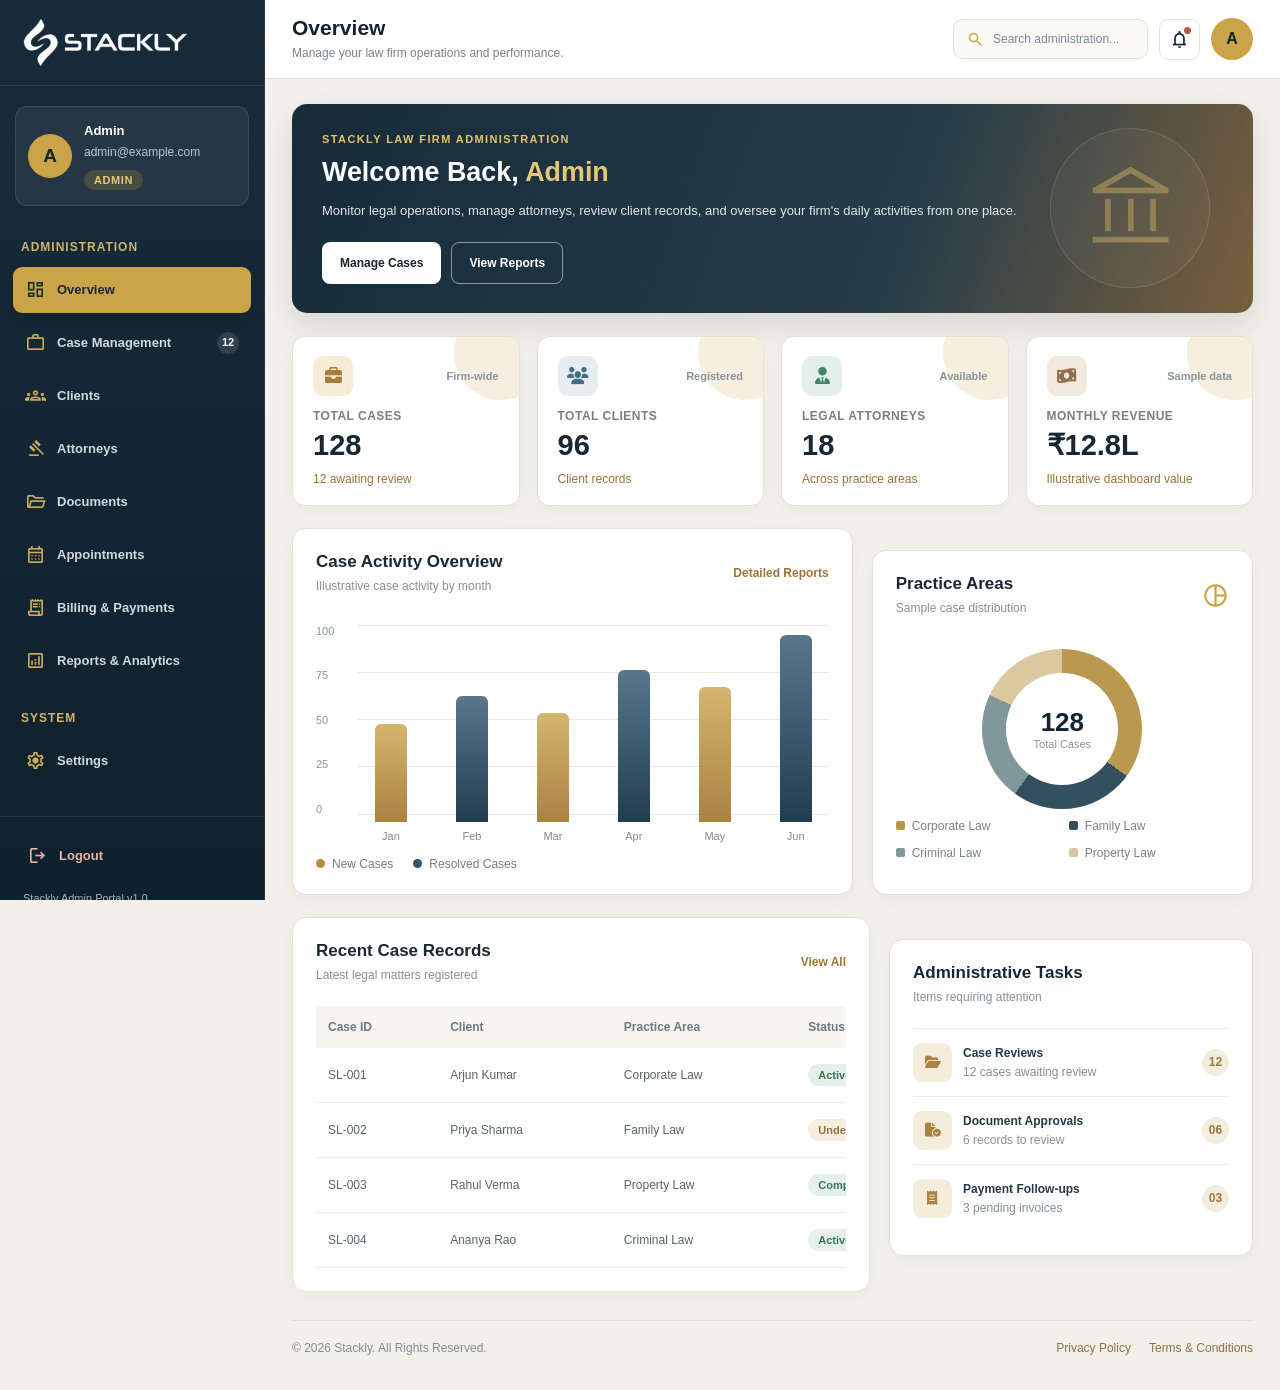
<file: admin-dashboard.html>
<!DOCTYPE html>
<html lang="en">

<head>

    <meta charset="UTF-8">
    <meta name="viewport" content="width=device-width, initial-scale=1.0">

    <title>Stackly | Admin Dashboard</title>

    <!-- CSS -->
    <link rel="stylesheet" href="css/style.css">
    <link rel="stylesheet" href="css/admin-dashboard.css">

    <!-- MATERIAL SYMBOLS -->
    <link rel="stylesheet"
        href="https://fonts.googleapis.com/css2?family=Material+Symbols+Outlined">

    <!-- FONT AWESOME -->
    <link rel="stylesheet"
        href="https://cdnjs.cloudflare.com/ajax/libs/font-awesome/6.7.2/css/all.min.css">

</head>

<body class="stackly-admin-body">

<div class="ad-dashboard">


    <!-- MOBILE SIDEBAR OVERLAY -->
    <div class="ad-sidebar-overlay" id="adSidebarOverlay"></div>


    <!-- ======================================
         ADMIN SIDEBAR
    ======================================= -->

    <aside class="ad-sidebar" id="adSidebar">

        <!-- STACKLY IMAGE LOGO -->
        <a href="#overview" class="ad-brand">

            <img
                src="assets/logo 4.webp"
                alt="Stackly Logo"
                class="ad-brand-logo"
            >

        </a>


        <!-- ADMIN PROFILE -->
        <div class="ad-profile">

            <div class="ad-avatar" data-admin-initial>A</div>

            <div class="ad-profile-info">

                <h3 data-admin-name>Admin Account</h3>

                <p data-admin-email>admin@example.com</p>

                <span class="ad-role-badge">ADMIN</span>

            </div>

        </div>


        <!-- SIDEBAR NAVIGATION -->
        <nav class="ad-navigation">

            <div class="ad-nav-heading">
                ADMINISTRATION
            </div>


            <a href="#overview"
               class="ad-nav-link active"
               data-page="overview">

                <span class="material-symbols-outlined">dashboard</span>
                <span>Overview</span>

            </a>


            <a href="#cases"
               class="ad-nav-link"
               data-page="cases">

                <span class="material-symbols-outlined">work</span>
                <span>Case Management</span>

                <span class="ad-nav-count">12</span>

            </a>


            <a href="#clients"
               class="ad-nav-link"
               data-page="clients">

                <span class="material-symbols-outlined">groups</span>
                <span>Clients</span>

            </a>


            <a href="#attorneys"
               class="ad-nav-link"
               data-page="attorneys">

                <span class="material-symbols-outlined">gavel</span>
                <span>Attorneys</span>

            </a>


            <a href="#documents"
               class="ad-nav-link"
               data-page="documents">

                <span class="material-symbols-outlined">folder_open</span>
                <span>Documents</span>

            </a>


            <a href="#appointments"
               class="ad-nav-link"
               data-page="appointments">

                <span class="material-symbols-outlined">calendar_month</span>
                <span>Appointments</span>

            </a>


            <a href="#billing"
               class="ad-nav-link"
               data-page="billing">

                <span class="material-symbols-outlined">receipt_long</span>
                <span>Billing &amp; Payments</span>

            </a>


            <a href="#reports"
               class="ad-nav-link"
               data-page="reports">

                <span class="material-symbols-outlined">analytics</span>
                <span>Reports &amp; Analytics</span>

            </a>


            <div class="ad-nav-heading ad-nav-heading-second">
                SYSTEM
            </div>


            <a href="#settings"
               class="ad-nav-link"
               data-page="settings">

                <span class="material-symbols-outlined">settings</span>
                <span>Settings</span>

            </a>

        </nav>


        <!-- SIDEBAR BOTTOM -->
        <div class="ad-sidebar-bottom">

            <a href="login.html" class="ad-logout-link">

                <span class="material-symbols-outlined">logout</span>
                <span>Logout</span>

            </a>

            <p>Stackly Admin Portal v1.0</p>

        </div>

    </aside>



    <!-- ======================================
         MAIN ADMIN AREA
    ======================================= -->

    <main class="ad-main">


        <!-- HEADER -->
        <header class="ad-header">


            <div class="ad-header-left">

                <!-- MOBILE MENU -->
                <button
                    type="button"
                    class="ad-menu-toggle"
                    id="adMenuToggle"
                    aria-label="Open navigation menu"
                    aria-expanded="false"
                >

                    <span class="material-symbols-outlined">menu</span>

                </button>


                <div class="ad-header-title">

                    <h1 id="adHeaderTitle">Overview</h1>

                    <p id="adHeaderSubtitle">
                        Manage your law firm operations.
                    </p>

                </div>

            </div>



            <!-- HEADER ACTIONS -->
            <div class="ad-header-actions">


                <!-- SEARCH -->
                <a href="404.html"
                   class="ad-search-link"
                   aria-label="Search">

                    <span class="material-symbols-outlined">search</span>

                    <span>Search administration...</span>

                </a>


                <!-- NOTIFICATIONS -->
                <a href="404.html"
                   class="ad-header-icon"
                   aria-label="Notifications">

                    <span class="material-symbols-outlined">
                        notifications
                    </span>

                    <span class="ad-notification-dot"></span>

                </a>


                <!-- DYNAMIC ADMIN AVATAR -->
                <a href="#settings"
                   class="ad-header-avatar"
                   data-admin-initial
                   aria-label="Admin profile">

                    A

                </a>

            </div>

        </header>



        <!-- ======================================
             ALL ADMIN PAGE VIEWS
        ======================================= -->

        <div class="ad-content">


            <!-- ==================================
                 01. ADMIN OVERVIEW
            =================================== -->

            <section
                class="ad-view active"
                id="overview"
                data-title="Overview"
                data-subtitle="Manage your law firm operations and performance."
            >


                <!-- WELCOME BANNER -->
                <div class="ad-welcome-banner" data-reveal>

                    <div class="ad-welcome-content">

                        <span class="ad-welcome-label">
                            STACKLY LAW FIRM ADMINISTRATION
                        </span>

                        <h2>
                            Welcome Back,
                            <span data-admin-name>Admin Account</span>
                        </h2>

                        <p>
                            Monitor legal operations, manage attorneys,
                            review client records, and oversee your
                            firm's daily activities from one place.
                        </p>

                        <div class="ad-welcome-actions">

                            <a href="#cases" class="ad-btn ad-btn-light">
                                Manage Cases
                            </a>

                            <a href="#reports" class="ad-btn ad-btn-outline">
                                View Reports
                            </a>

                        </div>

                    </div>


                    <div class="ad-banner-icon">
                        <span class="material-symbols-outlined">
                            account_balance
                        </span>
                    </div>

                </div>



                <!-- ADMIN KPI CARDS -->
                <div class="ad-stats-grid">


                    <article class="ad-stat-card" data-reveal>

                        <div class="ad-stat-top">

                            <span class="ad-stat-icon gold">
                                <i class="fa-solid fa-briefcase"></i>
                            </span>

                            <span class="ad-stat-trend">Firm-wide</span>

                        </div>

                        <p>TOTAL CASES</p>

                        <h3>128</h3>

                        <span class="ad-stat-note">
                            12 awaiting review
                        </span>

                    </article>


                    <article class="ad-stat-card" data-reveal>

                        <div class="ad-stat-top">

                            <span class="ad-stat-icon blue">
                                <i class="fa-solid fa-users"></i>
                            </span>

                            <span class="ad-stat-trend">Registered</span>

                        </div>

                        <p>TOTAL CLIENTS</p>

                        <h3>96</h3>

                        <span class="ad-stat-note">
                            Client records
                        </span>

                    </article>


                    <article class="ad-stat-card" data-reveal>

                        <div class="ad-stat-top">

                            <span class="ad-stat-icon green">
                                <i class="fa-solid fa-user-tie"></i>
                            </span>

                            <span class="ad-stat-trend">Available</span>

                        </div>

                        <p>LEGAL ATTORNEYS</p>

                        <h3>18</h3>

                        <span class="ad-stat-note">
                            Across practice areas
                        </span>

                    </article>


                    <article class="ad-stat-card" data-reveal>

                        <div class="ad-stat-top">

                            <span class="ad-stat-icon brown">
                                <i class="fa-solid fa-money-bill-wave"></i>
                            </span>

                            <span class="ad-stat-trend">Sample data</span>

                        </div>

                        <p>MONTHLY REVENUE</p>

                        <h3>₹12.8L</h3>

                        <span class="ad-stat-note">
                            Illustrative dashboard value
                        </span>

                    </article>


                </div>



                <!-- OVERVIEW CHARTS -->
                <div class="ad-overview-grid">


                    <!-- CASE ACTIVITY -->
                    <div class="ad-panel" data-reveal>

                        <div class="ad-panel-heading">

                            <div>
                                <h3>Case Activity Overview</h3>

                                <p>Illustrative case activity by month</p>
                            </div>

                            <a href="#reports" class="ad-text-link">
                                Detailed Reports
                            </a>

                        </div>


                        <div class="ad-chart">

                            <div class="ad-chart-y-labels">
                                <span>100</span>
                                <span>75</span>
                                <span>50</span>
                                <span>25</span>
                                <span>0</span>
                            </div>


                            <div class="ad-chart-main">

                                <div class="ad-chart-grid-lines">
                                    <span></span>
                                    <span></span>
                                    <span></span>
                                    <span></span>
                                    <span></span>
                                </div>


                                <div class="ad-chart-bars">

                                    <div class="ad-chart-column">
                                        <span class="ad-bar" style="height:45%"></span>
                                        <small>Jan</small>
                                    </div>

                                    <div class="ad-chart-column">
                                        <span class="ad-bar" style="height:58%"></span>
                                        <small>Feb</small>
                                    </div>

                                    <div class="ad-chart-column">
                                        <span class="ad-bar" style="height:50%"></span>
                                        <small>Mar</small>
                                    </div>

                                    <div class="ad-chart-column">
                                        <span class="ad-bar" style="height:70%"></span>
                                        <small>Apr</small>
                                    </div>

                                    <div class="ad-chart-column">
                                        <span class="ad-bar" style="height:62%"></span>
                                        <small>May</small>
                                    </div>

                                    <div class="ad-chart-column">
                                        <span class="ad-bar" style="height:86%"></span>
                                        <small>Jun</small>
                                    </div>

                                </div>

                            </div>

                        </div>


                        <div class="ad-chart-legend">

                            <span><i class="legend-gold"></i> New Cases</span>

                            <span><i class="legend-navy"></i> Resolved Cases</span>

                        </div>

                    </div>



                    <!-- CASE DISTRIBUTION -->
                    <div class="ad-panel" data-reveal>

                        <div class="ad-panel-heading">

                            <div>
                                <h3>Practice Areas</h3>

                                <p>Sample case distribution</p>
                            </div>

                            <span class="material-symbols-outlined">
                                pie_chart
                            </span>

                        </div>


                        <div class="ad-practice-chart">

                            <div class="ad-donut">
                                <div>
                                    <strong>128</strong>
                                    <span>Total Cases</span>
                                </div>
                            </div>

                        </div>


                        <div class="ad-legend-grid">

                            <span><i class="practice-one"></i> Corporate Law</span>

                            <span><i class="practice-two"></i> Family Law</span>

                            <span><i class="practice-three"></i> Criminal Law</span>

                            <span><i class="practice-four"></i> Property Law</span>

                        </div>

                    </div>

                </div>



                <!-- OVERVIEW BOTTOM -->
                <div class="ad-overview-bottom">


                    <!-- RECENT CASES -->
                    <div class="ad-panel" data-reveal>

                        <div class="ad-panel-heading">

                            <div>
                                <h3>Recent Case Records</h3>

                                <p>Latest legal matters registered</p>
                            </div>

                            <a href="#cases" class="ad-text-link">
                                View All
                            </a>

                        </div>


                        <div class="ad-table-wrapper">

                            <table class="ad-table">

                                <thead>
                                    <tr>
                                        <th>Case ID</th>
                                        <th>Client</th>
                                        <th>Practice Area</th>
                                        <th>Status</th>
                                    </tr>
                                </thead>

                                <tbody>

                                    <tr>
                                        <td>SL-001</td>
                                        <td>Arjun Kumar</td>
                                        <td>Corporate Law</td>
                                        <td><span class="ad-status in-progress">Active</span></td>
                                    </tr>

                                    <tr>
                                        <td>SL-002</td>
                                        <td>Priya Sharma</td>
                                        <td>Family Law</td>
                                        <td><span class="ad-status pending">Under Review</span></td>
                                    </tr>

                                    <tr>
                                        <td>SL-003</td>
                                        <td>Rahul Verma</td>
                                        <td>Property Law</td>
                                        <td><span class="ad-status completed">Completed</span></td>
                                    </tr>

                                    <tr>
                                        <td>SL-004</td>
                                        <td>Ananya Rao</td>
                                        <td>Criminal Law</td>
                                        <td><span class="ad-status in-progress">Active</span></td>
                                    </tr>

                                </tbody>

                            </table>

                        </div>

                    </div>



                    <!-- ADMIN TASKS -->
                    <div class="ad-panel" data-reveal>

                        <div class="ad-panel-heading">
                            <div>
                                <h3>Administrative Tasks</h3>
                                <p>Items requiring attention</p>
                            </div>
                        </div>


                        <a href="#cases" class="ad-task-item">
                            <span class="ad-task-icon">
                                <i class="fa-solid fa-folder-open"></i>
                            </span>

                            <span>
                                <strong>Case Reviews</strong>
                                <small>12 cases awaiting review</small>
                            </span>

                            <b>12</b>
                        </a>


                        <a href="#documents" class="ad-task-item">
                            <span class="ad-task-icon">
                                <i class="fa-solid fa-file-circle-check"></i>
                            </span>

                            <span>
                                <strong>Document Approvals</strong>
                                <small>6 records to review</small>
                            </span>

                            <b>06</b>
                        </a>


                        <a href="#billing" class="ad-task-item">
                            <span class="ad-task-icon">
                                <i class="fa-solid fa-receipt"></i>
                            </span>

                            <span>
                                <strong>Payment Follow-ups</strong>
                                <small>3 pending invoices</small>
                            </span>

                            <b>03</b>
                        </a>

                    </div>

                </div>

            </section>



            <!-- ==================================
                 02. CASE MANAGEMENT
            =================================== -->

            <section
                class="ad-view"
                id="cases"
                data-title="Case Management"
                data-subtitle="Manage and monitor all law firm cases."
            >

                <div class="ad-page-intro" data-reveal>

                    <div>
                        <span class="ad-section-label">LEGAL OPERATIONS</span>

                        <h2>Case Management</h2>

                        <p>
                            Review case records, track legal progress,
                            and manage case assignments.
                        </p>
                    </div>

                    <a href="404.html" class="ad-btn ad-btn-gold">
                        Add New Case
                    </a>

                </div>


                <div class="ad-mini-stats">

                    <div class="ad-mini-stat">
                        <span>Total Cases</span>
                        <strong>128</strong>
                    </div>

                    <div class="ad-mini-stat">
                        <span>Active Cases</span>
                        <strong>42</strong>
                    </div>

                    <div class="ad-mini-stat">
                        <span>Under Review</span>
                        <strong>12</strong>
                    </div>

                    <div class="ad-mini-stat">
                        <span>Completed</span>
                        <strong>74</strong>
                    </div>

                </div>


                <div class="ad-panel" data-reveal>

                    <div class="ad-panel-heading">

                        <div>
                            <h3>All Legal Cases</h3>
                            <p>Case records and current status</p>
                        </div>

                        <a href="404.html" class="ad-btn ad-btn-soft">
                            Export Records
                        </a>

                    </div>


                    <div class="ad-table-wrapper">

                        <table class="ad-table">

                            <thead>
                                <tr>
                                    <th>Case ID</th>
                                    <th>Case Title</th>
                                    <th>Client</th>
                                    <th>Attorney</th>
                                    <th>Category</th>
                                    <th>Status</th>
                                    <th>Action</th>
                                </tr>
                            </thead>

                            <tbody>

                                <tr>
                                    <td>SL-001</td>
                                    <td>Corporate Agreement</td>
                                    <td>Arjun Kumar</td>
                                    <td>Michael Anderson</td>
                                    <td>Corporate</td>
                                    <td><span class="ad-status in-progress">Active</span></td>
                                    <td><a href="404.html" class="ad-action-link">Manage</a></td>
                                </tr>

                                <tr>
                                    <td>SL-002</td>
                                    <td>Family Property Dispute</td>
                                    <td>Priya Sharma</td>
                                    <td>Emma Collins</td>
                                    <td>Family</td>
                                    <td><span class="ad-status pending">Review</span></td>
                                    <td><a href="404.html" class="ad-action-link">Manage</a></td>
                                </tr>

                                <tr>
                                    <td>SL-003</td>
                                    <td>Property Ownership</td>
                                    <td>Rahul Verma</td>
                                    <td>James Anderson</td>
                                    <td>Property</td>
                                    <td><span class="ad-status completed">Completed</span></td>
                                    <td><a href="404.html" class="ad-action-link">Manage</a></td>
                                </tr>

                                <tr>
                                    <td>SL-004</td>
                                    <td>Criminal Defense Review</td>
                                    <td>Ananya Rao</td>
                                    <td>Sophia Reynolds</td>
                                    <td>Criminal</td>
                                    <td><span class="ad-status in-progress">Active</span></td>
                                    <td><a href="404.html" class="ad-action-link">Manage</a></td>
                                </tr>

                                <tr>
                                    <td>SL-005</td>
                                    <td>Employment Contract</td>
                                    <td>Vikram Singh</td>
                                    <td>Michael Anderson</td>
                                    <td>Employment</td>
                                    <td><span class="ad-status pending">Review</span></td>
                                    <td><a href="404.html" class="ad-action-link">Manage</a></td>
                                </tr>

                            </tbody>

                        </table>

                    </div>

                </div>

            </section>



            <!-- ==================================
                 03. CLIENT MANAGEMENT
            =================================== -->

            <section
                class="ad-view"
                id="clients"
                data-title="Client Management"
                data-subtitle="Manage client records and enquiries."
            >

                <div class="ad-page-intro" data-reveal>

                    <div>
                        <span class="ad-section-label">CLIENT RELATIONSHIPS</span>

                        <h2>Client Management</h2>

                        <p>
                            Review client information, track engagement,
                            and manage client enquiries.
                        </p>
                    </div>

                    <a href="404.html" class="ad-btn ad-btn-gold">
                        Add New Client
                    </a>

                </div>


                <div class="ad-mini-stats">

                    <div class="ad-mini-stat">
                        <span>Total Clients</span>
                        <strong>96</strong>
                    </div>

                    <div class="ad-mini-stat">
                        <span>Active Clients</span>
                        <strong>72</strong>
                    </div>

                    <div class="ad-mini-stat">
                        <span>New Enquiries</span>
                        <strong>14</strong>
                    </div>

                </div>


                <div class="ad-panel" data-reveal>

                    <div class="ad-panel-heading">

                        <div>
                            <h3>Registered Clients</h3>
                            <p>Client contact and case information</p>
                        </div>

                    </div>


                    <div class="ad-table-wrapper">

                        <table class="ad-table">

                            <thead>
                                <tr>
                                    <th>Client</th>
                                    <th>Email</th>
                                    <th>Case Reference</th>
                                    <th>Joined</th>
                                    <th>Status</th>
                                    <th>Action</th>
                                </tr>
                            </thead>

                            <tbody>

                                <tr>
                                    <td>Arjun Kumar</td>
                                    <td>arjun@example.com</td>
                                    <td>SL-001</td>
                                    <td>02 Nov 2026</td>
                                    <td><span class="ad-status in-progress">Active</span></td>
                                    <td><a href="404.html" class="ad-action-link">View</a></td>
                                </tr>

                                <tr>
                                    <td>Priya Sharma</td>
                                    <td>priya@example.com</td>
                                    <td>SL-002</td>
                                    <td>05 Nov 2026</td>
                                    <td><span class="ad-status in-progress">Active</span></td>
                                    <td><a href="404.html" class="ad-action-link">View</a></td>
                                </tr>

                                <tr>
                                    <td>Rahul Verma</td>
                                    <td>rahul@example.com</td>
                                    <td>SL-003</td>
                                    <td>08 Nov 2026</td>
                                    <td><span class="ad-status completed">Completed</span></td>
                                    <td><a href="404.html" class="ad-action-link">View</a></td>
                                </tr>

                                <tr>
                                    <td>Ananya Rao</td>
                                    <td>ananya@example.com</td>
                                    <td>SL-004</td>
                                    <td>09 Nov 2026</td>
                                    <td><span class="ad-status pending">Review</span></td>
                                    <td><a href="404.html" class="ad-action-link">View</a></td>
                                </tr>

                            </tbody>

                        </table>

                    </div>

                </div>

            </section>



            <!-- ==================================
                 04. ATTORNEY MANAGEMENT
            =================================== -->

            <section
                class="ad-view"
                id="attorneys"
                data-title="Attorney Management"
                data-subtitle="Manage your firm's legal professionals."
            >

                <div class="ad-page-intro" data-reveal>

                    <div>
                        <span class="ad-section-label">LEGAL TEAM MANAGEMENT</span>

                        <h2>Our Attorneys</h2>

                        <p>
                            Manage legal team members, practice areas,
                            and professional assignments.
                        </p>
                    </div>

                    <a href="404.html" class="ad-btn ad-btn-gold">
                        Add Attorney
                    </a>

                </div>


                <div class="ad-mini-stats">

                    <div class="ad-mini-stat">
                        <span>Total Attorneys</span>
                        <strong>18</strong>
                    </div>

                    <div class="ad-mini-stat">
                        <span>Available</span>
                        <strong>14</strong>
                    </div>

                    <div class="ad-mini-stat">
                        <span>On Leave</span>
                        <strong>04</strong>
                    </div>

                </div>


                <div class="ad-attorney-grid">


                    <article class="ad-attorney-card" data-reveal>

                        <div class="ad-attorney-avatar">M</div>

                        <span class="ad-status in-progress">Available</span>

                        <h3>Michael Anderson</h3>

                        <p>Corporate &amp; Business Attorney</p>

                        <div class="ad-attorney-meta">
                            <span>Assigned Cases</span>
                            <strong>08</strong>
                        </div>

                        <a href="404.html" class="ad-btn ad-btn-soft">
                            View Profile
                        </a>

                    </article>


                    <article class="ad-attorney-card" data-reveal>

                        <div class="ad-attorney-avatar">E</div>

                        <span class="ad-status in-progress">Available</span>

                        <h3>Emma Collins</h3>

                        <p>Family Law Attorney</p>

                        <div class="ad-attorney-meta">
                            <span>Assigned Cases</span>
                            <strong>06</strong>
                        </div>

                        <a href="404.html" class="ad-btn ad-btn-soft">
                            View Profile
                        </a>

                    </article>


                    <article class="ad-attorney-card" data-reveal>

                        <div class="ad-attorney-avatar">J</div>

                        <span class="ad-status pending">On Assignment</span>

                        <h3>James Anderson</h3>

                        <p>Senior Litigation Attorney</p>

                        <div class="ad-attorney-meta">
                            <span>Assigned Cases</span>
                            <strong>10</strong>
                        </div>

                        <a href="404.html" class="ad-btn ad-btn-soft">
                            View Profile
                        </a>

                    </article>


                    <article class="ad-attorney-card" data-reveal>

                        <div class="ad-attorney-avatar">S</div>

                        <span class="ad-status in-progress">Available</span>

                        <h3>Sophia Reynolds</h3>

                        <p>Criminal Defense Attorney</p>

                        <div class="ad-attorney-meta">
                            <span>Assigned Cases</span>
                            <strong>07</strong>
                        </div>

                        <a href="404.html" class="ad-btn ad-btn-soft">
                            View Profile
                        </a>

                    </article>

                </div>

            </section>



            <!-- ==================================
                 05. DOCUMENT MANAGEMENT
            =================================== -->

            <section
                class="ad-view"
                id="documents"
                data-title="Document Management"
                data-subtitle="Review and manage legal files and records."
            >

                <div class="ad-page-intro" data-reveal>

                    <div>
                        <span class="ad-section-label">LEGAL RECORDS</span>

                        <h2>Document Management</h2>

                        <p>
                            Organize documents, verify submissions,
                            and monitor approval statuses.
                        </p>
                    </div>

                    <a href="404.html" class="ad-btn ad-btn-gold">
                        Upload Document
                    </a>

                </div>


                <div class="ad-mini-stats">

                    <div class="ad-mini-stat">
                        <span>Total Documents</span>
                        <strong>342</strong>
                    </div>

                    <div class="ad-mini-stat">
                        <span>Approved Files</span>
                        <strong>296</strong>
                    </div>

                    <div class="ad-mini-stat">
                        <span>Pending Review</span>
                        <strong>46</strong>
                    </div>

                </div>


                <div class="ad-panel" data-reveal>

                    <div class="ad-panel-heading">

                        <div>
                            <h3>All Legal Documents</h3>
                            <p>Document review and approval records</p>
                        </div>

                    </div>


                    <div class="ad-table-wrapper">

                        <table class="ad-table">

                            <thead>
                                <tr>
                                    <th>Document</th>
                                    <th>Client</th>
                                    <th>Case ID</th>
                                    <th>Submitted</th>
                                    <th>Status</th>
                                    <th>Action</th>
                                </tr>
                            </thead>

                            <tbody>

                                <tr>
                                    <td><i class="fa-solid fa-file-pdf ad-file-icon"></i> Property Agreement</td>
                                    <td>Arjun Kumar</td>
                                    <td>SL-001</td>
                                    <td>10 Nov 2026</td>
                                    <td><span class="ad-status approved">Approved</span></td>
                                    <td><a href="404.html" class="ad-action-link">Review</a></td>
                                </tr>

                                <tr>
                                    <td><i class="fa-solid fa-file-pdf ad-file-icon"></i> Legal Review Report</td>
                                    <td>Priya Sharma</td>
                                    <td>SL-002</td>
                                    <td>09 Nov 2026</td>
                                    <td><span class="ad-status pending">Pending</span></td>
                                    <td><a href="404.html" class="ad-action-link">Review</a></td>
                                </tr>

                                <tr>
                                    <td><i class="fa-solid fa-file-lines ad-file-icon"></i> Contract Draft</td>
                                    <td>Rahul Verma</td>
                                    <td>SL-003</td>
                                    <td>08 Nov 2026</td>
                                    <td><span class="ad-status approved">Approved</span></td>
                                    <td><a href="404.html" class="ad-action-link">Review</a></td>
                                </tr>

                                <tr>
                                    <td><i class="fa-solid fa-file-lines ad-file-icon"></i> Client Statement</td>
                                    <td>Ananya Rao</td>
                                    <td>SL-004</td>
                                    <td>07 Nov 2026</td>
                                    <td><span class="ad-status pending">Pending</span></td>
                                    <td><a href="404.html" class="ad-action-link">Review</a></td>
                                </tr>

                            </tbody>

                        </table>

                    </div>

                </div>

            </section>



            <!-- ==================================
                 06. APPOINTMENT MANAGEMENT
            =================================== -->

            <section
                class="ad-view"
                id="appointments"
                data-title="Appointment Management"
                data-subtitle="Manage consultations and legal meetings."
            >

                <div class="ad-page-intro" data-reveal>

                    <div>
                        <span class="ad-section-label">SCHEDULE MANAGEMENT</span>

                        <h2>Appointments &amp; Meetings</h2>

                        <p>
                            Coordinate legal consultations,
                            meeting schedules, and client requests.
                        </p>
                    </div>

                    <a href="404.html" class="ad-btn ad-btn-gold">
                        Schedule Meeting
                    </a>

                </div>


                <div class="ad-mini-stats">

                    <div class="ad-mini-stat">
                        <span>Total Appointments</span>
                        <strong>48</strong>
                    </div>

                    <div class="ad-mini-stat">
                        <span>Upcoming</span>
                        <strong>16</strong>
                    </div>

                    <div class="ad-mini-stat">
                        <span>Completed</span>
                        <strong>28</strong>
                    </div>

                    <div class="ad-mini-stat">
                        <span>Rescheduled</span>
                        <strong>04</strong>
                    </div>

                </div>


                <div class="ad-panel" data-reveal>

                    <div class="ad-panel-heading">
                        <div>
                            <h3>Appointment Schedule</h3>
                            <p>Upcoming client meetings</p>
                        </div>
                    </div>


                    <div class="ad-meeting-list">


                        <article class="ad-meeting">

                            <div class="ad-meeting-date">
                                <strong>18</strong>
                                <span>NOV 2026</span>
                            </div>

                            <div class="ad-meeting-info">

                                <h3>Property Legal Consultation</h3>

                                <p>Client: Arjun Kumar</p>

                                <span>10:30 AM · Property Law</span>

                            </div>

                            <span class="ad-status in-progress">Confirmed</span>

                            <a href="404.html" class="ad-action-link">
                                Manage
                            </a>

                        </article>


                        <article class="ad-meeting">

                            <div class="ad-meeting-date">
                                <strong>19</strong>
                                <span>NOV 2026</span>
                            </div>

                            <div class="ad-meeting-info">

                                <h3>Family Law Consultation</h3>

                                <p>Client: Priya Sharma</p>

                                <span>11:30 AM · Family Law</span>

                            </div>

                            <span class="ad-status pending">Pending</span>

                            <a href="404.html" class="ad-action-link">
                                Manage
                            </a>

                        </article>


                        <article class="ad-meeting">

                            <div class="ad-meeting-date">
                                <strong>21</strong>
                                <span>NOV 2026</span>
                            </div>

                            <div class="ad-meeting-info">

                                <h3>Corporate Contract Review</h3>

                                <p>Client: Rahul Verma</p>

                                <span>02:00 PM · Corporate Law</span>

                            </div>

                            <span class="ad-status in-progress">Confirmed</span>

                            <a href="404.html" class="ad-action-link">
                                Manage
                            </a>

                        </article>

                    </div>

                </div>

            </section>



            <!-- ==================================
                 07. BILLING MANAGEMENT
            =================================== -->

            <section
                class="ad-view"
                id="billing"
                data-title="Billing & Payments"
                data-subtitle="Manage firm invoices, billing records, and payments."
            >

                <div class="ad-page-intro" data-reveal>

                    <div>
                        <span class="ad-section-label">FINANCIAL MANAGEMENT</span>

                        <h2>Billing &amp; Payments</h2>

                        <p>
                            Oversee service invoices, pending payments,
                            and financial records.
                        </p>
                    </div>

                    <a href="404.html" class="ad-btn ad-btn-gold">
                        Create Invoice
                    </a>

                </div>


                <div class="ad-billing-stats">

                    <article class="ad-billing-stat" data-reveal>
                        <span>Total Revenue</span>
                        <h3>₹12,80,000</h3>
                        <p>Illustrative monthly value</p>
                    </article>

                    <article class="ad-billing-stat" data-reveal>
                        <span>Collected Payments</span>
                        <h3>₹10,40,000</h3>
                        <p>Sample collected amount</p>
                    </article>

                    <article class="ad-billing-stat" data-reveal>
                        <span>Outstanding Amount</span>
                        <h3>₹2,40,000</h3>
                        <p>Sample pending amount</p>
                    </article>

                </div>


                <div class="ad-panel" data-reveal>

                    <div class="ad-panel-heading">
                        <div>
                            <h3>Invoice Records</h3>
                            <p>Payment and billing management</p>
                        </div>

                        <a href="404.html" class="ad-btn ad-btn-soft">
                            Export Invoices
                        </a>
                    </div>


                    <div class="ad-table-wrapper">

                        <table class="ad-table">

                            <thead>
                                <tr>
                                    <th>Invoice ID</th>
                                    <th>Client</th>
                                    <th>Service</th>
                                    <th>Amount</th>
                                    <th>Due Date</th>
                                    <th>Status</th>
                                    <th>Action</th>
                                </tr>
                            </thead>

                            <tbody>

                                <tr>
                                    <td>INV-101</td>
                                    <td>Arjun Kumar</td>
                                    <td>Legal Consultation</td>
                                    <td>₹5,000</td>
                                    <td>18 Nov 2026</td>
                                    <td><span class="ad-status approved">Paid</span></td>
                                    <td><a href="404.html" class="ad-action-link">View</a></td>
                                </tr>

                                <tr>
                                    <td>INV-102</td>
                                    <td>Priya Sharma</td>
                                    <td>Family Legal Support</td>
                                    <td>₹12,000</td>
                                    <td>20 Nov 2026</td>
                                    <td><span class="ad-status pending">Pending</span></td>
                                    <td><a href="404.html" class="ad-action-link">View</a></td>
                                </tr>

                                <tr>
                                    <td>INV-103</td>
                                    <td>Rahul Verma</td>
                                    <td>Property Documentation</td>
                                    <td>₹8,500</td>
                                    <td>22 Nov 2026</td>
                                    <td><span class="ad-status approved">Paid</span></td>
                                    <td><a href="404.html" class="ad-action-link">View</a></td>
                                </tr>

                            </tbody>

                        </table>

                    </div>

                </div>

            </section>



            <!-- ==================================
                 08. REPORTS & ANALYTICS
            =================================== -->

            <section
                class="ad-view"
                id="reports"
                data-title="Reports & Analytics"
                data-subtitle="Analyze legal operations and firm performance."
            >

                <div class="ad-page-intro" data-reveal>

                    <div>
                        <span class="ad-section-label">BUSINESS INTELLIGENCE</span>

                        <h2>Reports &amp; Analytics</h2>

                        <p>
                            Review case activity, operational metrics,
                            and sample financial performance.
                        </p>
                    </div>

                    <a href="404.html" class="ad-btn ad-btn-gold">
                        Export Reports
                    </a>

                </div>


                <div class="ad-report-summary">

                    <div class="ad-report-box" data-reveal>
                        <span>Cases Opened</span>
                        <strong>38</strong>
                        <small>Sample reporting period</small>
                    </div>

                    <div class="ad-report-box" data-reveal>
                        <span>Cases Completed</span>
                        <strong>24</strong>
                        <small>Sample reporting period</small>
                    </div>

                    <div class="ad-report-box" data-reveal>
                        <span>Client Enquiries</span>
                        <strong>52</strong>
                        <small>Sample reporting period</small>
                    </div>

                    <div class="ad-report-box" data-reveal>
                        <span>Attorney Assignments</span>
                        <strong>31</strong>
                        <small>Sample reporting period</small>
                    </div>

                </div>


                <div class="ad-report-grid">


                    <!-- REVENUE CHART -->
                    <div class="ad-panel" data-reveal>

                        <div class="ad-panel-heading">
                            <div>
                                <h3>Revenue Performance</h3>
                                <p>Illustrative monthly figures</p>
                            </div>
                        </div>


                        <div class="ad-revenue-chart">

                            <div class="ad-revenue-bars">

                                <div><span style="height:48%"></span><small>Jan</small></div>
                                <div><span style="height:60%"></span><small>Feb</small></div>
                                <div><span style="height:55%"></span><small>Mar</small></div>
                                <div><span style="height:75%"></span><small>Apr</small></div>
                                <div><span style="height:68%"></span><small>May</small></div>
                                <div><span style="height:91%"></span><small>Jun</small></div>

                            </div>

                        </div>

                    </div>



                    <!-- OPERATIONAL REPORT -->
                    <div class="ad-panel" data-reveal>

                        <div class="ad-panel-heading">
                            <div>
                                <h3>Operational Distribution</h3>
                                <p>Illustrative case workload</p>
                            </div>
                        </div>


                        <div class="ad-report-progress">

                            <div>
                                <span>Corporate Law</span>
                                <strong>35%</strong>
                            </div>

                            <div class="ad-progress-line">
                                <span style="width:35%"></span>
                            </div>


                            <div>
                                <span>Family Law</span>
                                <strong>25%</strong>
                            </div>

                            <div class="ad-progress-line">
                                <span style="width:25%"></span>
                            </div>


                            <div>
                                <span>Property Law</span>
                                <strong>22%</strong>
                            </div>

                            <div class="ad-progress-line">
                                <span style="width:22%"></span>
                            </div>


                            <div>
                                <span>Criminal Law</span>
                                <strong>18%</strong>
                            </div>

                            <div class="ad-progress-line">
                                <span style="width:18%"></span>
                            </div>

                        </div>

                    </div>

                </div>

            </section>



            <!-- ==================================
                 09. ADMIN SETTINGS
            =================================== -->

            <section
                class="ad-view"
                id="settings"
                data-title="Admin Settings"
                data-subtitle="Manage your administrative account and preferences."
            >

                <div class="ad-page-intro" data-reveal>

                    <div>
                        <span class="ad-section-label">SYSTEM MANAGEMENT</span>

                        <h2>Admin Settings</h2>

                        <p>
                            Review your administrator account information
                            and portal configuration options.
                        </p>
                    </div>

                </div>


                <div class="ad-settings-grid">


                    <!-- ADMIN PROFILE -->
                    <div class="ad-panel" data-reveal>

                        <div class="ad-panel-heading">
                            <div>
                                <h3>Administrator Profile</h3>
                                <p>Current signed-in account information</p>
                            </div>
                        </div>


                        <div class="ad-settings-profile">

                            <div class="ad-large-avatar" data-admin-initial>
                                A
                            </div>

                            <div>
                                <h3 data-admin-name>Admin Account</h3>

                                <p data-admin-email>admin@example.com</p>

                                <span class="ad-role-badge">
                                    ADMINISTRATOR
                                </span>
                            </div>

                        </div>


                        <div class="ad-settings-row">
                            <span>Account Email</span>
                            <strong data-admin-email>admin@example.com</strong>
                        </div>

                        <div class="ad-settings-row">
                            <span>Access Level</span>
                            <strong>Administrator</strong>
                        </div>

                        <div class="ad-settings-row">
                            <span>Portal</span>
                            <strong>Stackly Admin</strong>
                        </div>

                        <a href="404.html" class="ad-btn ad-btn-soft">
                            Edit Profile
                        </a>

                    </div>



                    <!-- SECURITY -->
                    <div class="ad-panel" data-reveal>

                        <div class="ad-large-setting-icon">
                            <span class="material-symbols-outlined">
                                security
                            </span>
                        </div>

                        <h3>Security &amp; Access</h3>

                        <p>
                            Manage administrator security preferences
                            and protected account settings.
                        </p>

                        <a href="404.html" class="ad-btn ad-btn-soft">
                            Security Management
                        </a>

                    </div>



                    <!-- PORTAL SETTINGS -->
                    <div class="ad-panel" data-reveal>

                        <div class="ad-large-setting-icon">
                            <span class="material-symbols-outlined">
                                tune
                            </span>
                        </div>

                        <h3>Portal Preferences</h3>

                        <p>
                            Access dashboard preferences,
                            notification controls, and system options.
                        </p>

                        <a href="404.html" class="ad-btn ad-btn-soft">
                            Manage Preferences
                        </a>

                    </div>

                </div>

            </section>



            <!-- ==================================
                 ADMIN FOOTER
            =================================== -->

            <footer class="ad-footer">

                <span>© 2026 Stackly. All Rights Reserved.</span>

                <div>
                    <a href="404.html">Privacy Policy</a>
                    <a href="404.html">Terms &amp; Conditions</a>
                </div>

            </footer>


        </div>

    </main>

</div>


<!-- GSAP -->
<script src="https://cdnjs.cloudflare.com/ajax/libs/gsap/3.12.5/gsap.min.js"></script>

<!-- ADMIN DASHBOARD SCRIPT -->
<script src="js/admin-dashboard.js"></script>

</body>
</html>
</file>
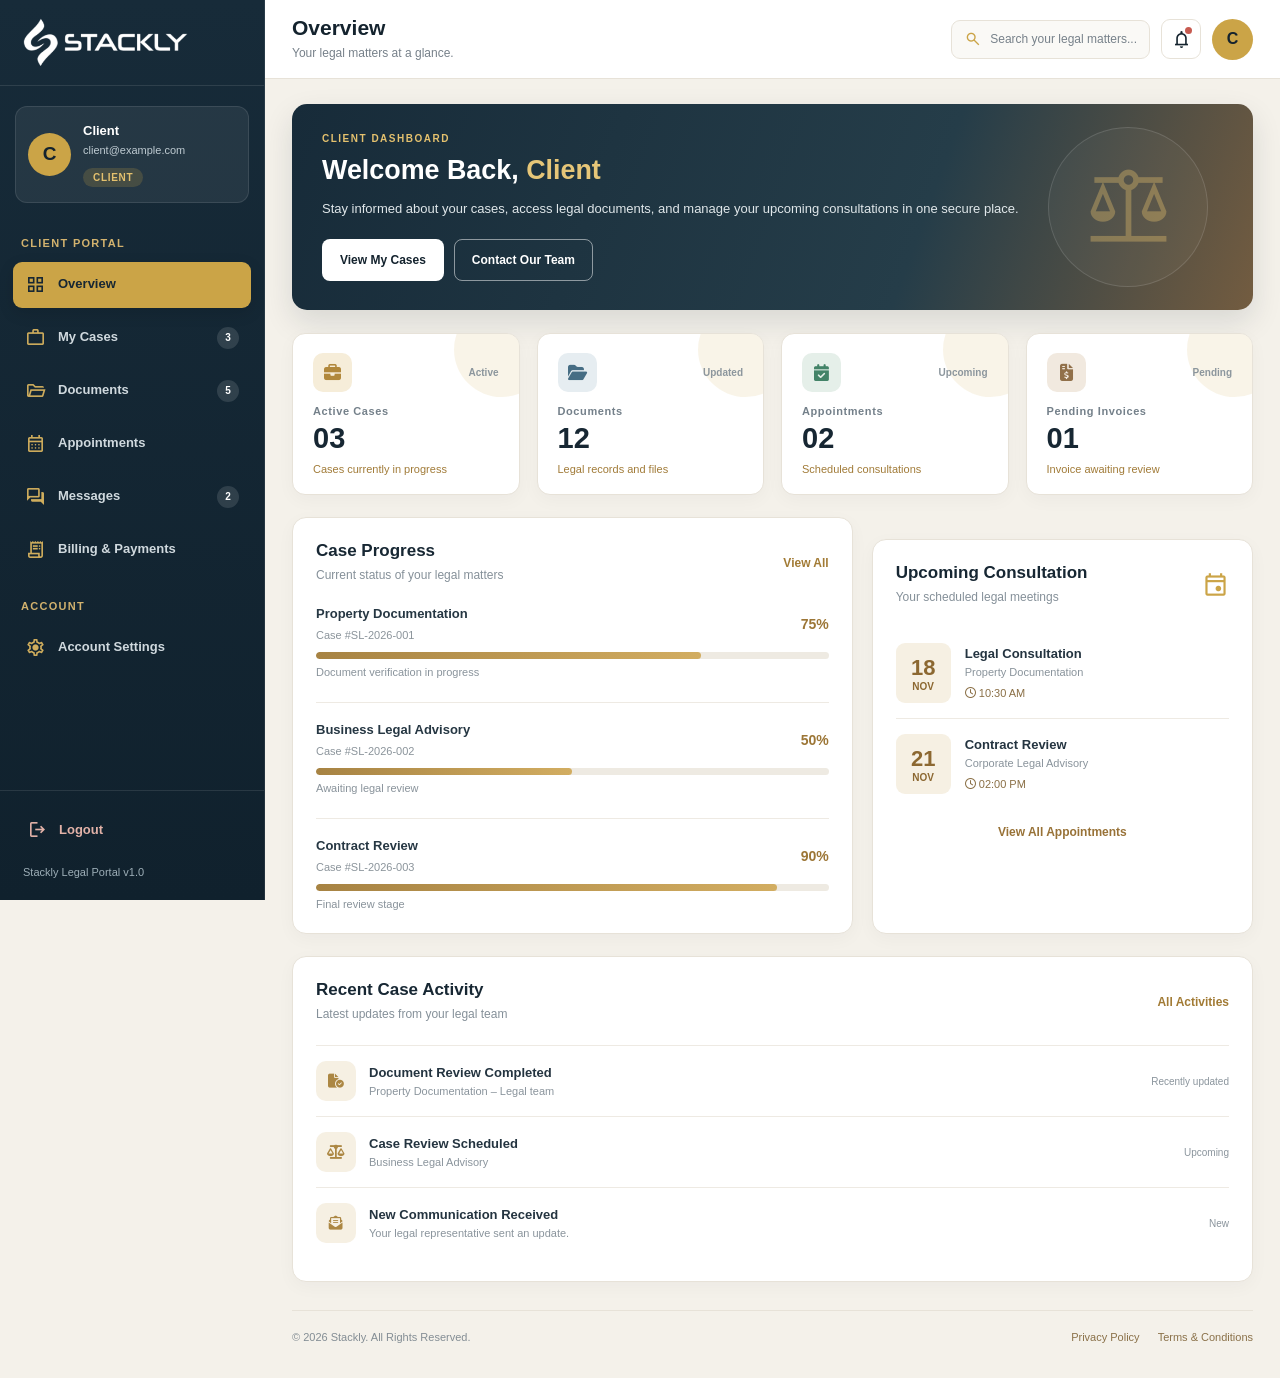
<file: client-dashboard.html>
<!DOCTYPE html>
<html lang="en">
<head>
    <meta charset="UTF-8">
    <meta name="viewport" content="width=device-width, initial-scale=1.0">

    <title>Stackly | Client Dashboard</title>

    <link rel="stylesheet" href="css/style.css">
    <link rel="stylesheet" href="css/client-dashboard.css">

    <!-- MATERIAL SYMBOLS -->
    <link rel="stylesheet"
        href="https://fonts.googleapis.com/css2?family=Material+Symbols+Outlined">

    <!-- FONT AWESOME -->
    <link rel="stylesheet"
        href="https://cdnjs.cloudflare.com/ajax/libs/font-awesome/6.7.2/css/all.min.css">
</head>

<body class="stackly-dashboard-body">

<div class="stackly-dashboard">


    <!-- =====================================
         MOBILE SIDEBAR OVERLAY
    ====================================== -->

    <div class="sd-sidebar-overlay" id="sdSidebarOverlay"></div>


    <!-- =====================================
         LEFT SIDEBAR
    ====================================== -->

    <aside class="sd-sidebar" id="sdSidebar">

        <!-- LOGO -->
      <a href="#overview" class="sd-brand">

    <img
        src="assets/logo 4.webp"
        alt="Stackly Logo"
        class="sd-brand-logo"
    >

</a>


        <!-- CLIENT PROFILE -->
        <div class="sd-profile">

            <div class="sd-avatar" data-user-initial>C</div>

            <div class="sd-profile-info">

                <h3 data-user-name>Client Account</h3>

                <p data-user-email>client@example.com</p>

                <span class="sd-role-badge">CLIENT</span>

            </div>

        </div>


        <!-- SIDEBAR NAVIGATION -->
        <nav class="sd-navigation">

            <div class="sd-nav-heading">
                CLIENT PORTAL
            </div>

            <a href="#overview"
               class="sd-nav-link active"
               data-page="overview">

                <span class="material-symbols-outlined">
                    grid_view
                </span>

                <span>Overview</span>

            </a>


            <a href="#cases"
               class="sd-nav-link"
               data-page="cases">

                <span class="material-symbols-outlined">
                    work
                </span>

                <span>My Cases</span>

                <span class="sd-nav-count">3</span>

            </a>


            <a href="#documents"
               class="sd-nav-link"
               data-page="documents">

                <span class="material-symbols-outlined">
                    folder_open
                </span>

                <span>Documents</span>

                <span class="sd-nav-count">5</span>

            </a>


            <a href="#appointments"
               class="sd-nav-link"
               data-page="appointments">

                <span class="material-symbols-outlined">
                    calendar_month
                </span>

                <span>Appointments</span>

            </a>


            <a href="#messages"
               class="sd-nav-link"
               data-page="messages">

                <span class="material-symbols-outlined">
                    forum
                </span>

                <span>Messages</span>

                <span class="sd-nav-count">2</span>

            </a>


            <a href="#billing"
               class="sd-nav-link"
               data-page="billing">

                <span class="material-symbols-outlined">
                    receipt_long
                </span>

                <span>Billing &amp; Payments</span>

            </a>


            <div class="sd-nav-heading sd-nav-heading-second">
                ACCOUNT
            </div>


            <a href="#settings"
               class="sd-nav-link"
               data-page="settings">

                <span class="material-symbols-outlined">
                    settings
                </span>

                <span>Account Settings</span>

            </a>

        </nav>


        <!-- SIDEBAR BOTTOM -->
        <div class="sd-sidebar-bottom">

            <a href="login.html" class="sd-logout-link">

                <span class="material-symbols-outlined">
                    logout
                </span>

                Logout

            </a>

            <p>Stackly Legal Portal v1.0</p>

        </div>

    </aside>



    <!-- =====================================
         MAIN DASHBOARD AREA
    ====================================== -->

    <main class="sd-main">


        <!-- TOP HEADER -->
        <header class="sd-header">


            <!-- LEFT HEADER -->
            <div class="sd-header-left">

                <button
                    type="button"
                    class="sd-menu-toggle"
                    id="sdMenuToggle"
                    aria-label="Open navigation menu"
                    aria-expanded="false"
                >

                    <span class="material-symbols-outlined">
                        menu
                    </span>

                </button>


                <div class="sd-header-title">

                    <h1 id="sdHeaderTitle">Overview</h1>

                    <p id="sdHeaderSubtitle">
                        Your legal matters at a glance.
                    </p>

                </div>

            </div>


            <!-- RIGHT HEADER -->
            <div class="sd-header-actions">


                <!-- SEARCH - 404 -->
                <a href="404.html" class="sd-search-link">

                    <span class="material-symbols-outlined">
                        search
                    </span>

                    <span>Search your legal matters...</span>

                </a>


                <!-- NOTIFICATIONS - 404 -->
                <a href="404.html"
                   class="sd-header-icon"
                   aria-label="Notifications">

                    <span class="material-symbols-outlined">
                        notifications
                    </span>

                    <span class="sd-notification-dot"></span>

                </a>


                <!-- DYNAMIC USER AVATAR -->
                <a href="#settings"
                   class="sd-header-avatar"
                   data-user-initial
                   aria-label="Open account settings">
                    C
                </a>

            </div>

        </header>



        <!-- =====================================
             DASHBOARD PAGE CONTENT
        ====================================== -->

        <div class="sd-content">


            <!-- =================================
                 VIEW 01 - OVERVIEW
            ================================== -->

            <section class="sd-view active"
                     id="overview"
                     data-title="Overview"
                     data-subtitle="Your legal matters at a glance.">


                <!-- WELCOME BANNER -->
                <div class="sd-welcome-banner" data-reveal>

                    <div class="sd-welcome-content">

                        <span class="sd-welcome-label">
                            CLIENT DASHBOARD
                        </span>

                        <h2>
                            Welcome Back,
                            <span data-user-name>Client Account</span>
                        </h2>

                        <p>
                            Stay informed about your cases, access legal
                            documents, and manage your upcoming consultations
                            in one secure place.
                        </p>

                        <div class="sd-welcome-actions">

                            <a href="#cases" class="sd-btn sd-btn-light">
                                View My Cases
                            </a>

                            <a href="404.html" class="sd-btn sd-btn-outline">
                                Contact Our Team
                            </a>

                        </div>

                    </div>

                    <div class="sd-welcome-decoration">
                        <span class="material-symbols-outlined">
                            balance
                        </span>
                    </div>

                </div>


                <!-- STATISTICS -->
                <div class="sd-stats-grid">

                    <article class="sd-stat-card" data-reveal>

                        <div class="sd-stat-top">
                            <span class="sd-stat-icon gold">
                                <i class="fa-solid fa-briefcase"></i>
                            </span>

                            <span class="sd-stat-status">
                                Active
                            </span>
                        </div>

                        <p>Active Cases</p>

                        <h3>03</h3>

                        <span class="sd-stat-note">
                            Cases currently in progress
                        </span>

                    </article>


                    <article class="sd-stat-card" data-reveal>

                        <div class="sd-stat-top">
                            <span class="sd-stat-icon blue">
                                <i class="fa-solid fa-folder-open"></i>
                            </span>

                            <span class="sd-stat-status">
                                Updated
                            </span>
                        </div>

                        <p>Documents</p>

                        <h3>12</h3>

                        <span class="sd-stat-note">
                            Legal records and files
                        </span>

                    </article>


                    <article class="sd-stat-card" data-reveal>

                        <div class="sd-stat-top">
                            <span class="sd-stat-icon green">
                                <i class="fa-solid fa-calendar-check"></i>
                            </span>

                            <span class="sd-stat-status">
                                Upcoming
                            </span>
                        </div>

                        <p>Appointments</p>

                        <h3>02</h3>

                        <span class="sd-stat-note">
                            Scheduled consultations
                        </span>

                    </article>


                    <article class="sd-stat-card" data-reveal>

                        <div class="sd-stat-top">
                            <span class="sd-stat-icon brown">
                                <i class="fa-solid fa-file-invoice-dollar"></i>
                            </span>

                            <span class="sd-stat-status">
                                Pending
                            </span>
                        </div>

                        <p>Pending Invoices</p>

                        <h3>01</h3>

                        <span class="sd-stat-note">
                            Invoice awaiting review
                        </span>

                    </article>

                </div>


                <!-- OVERVIEW MAIN GRID -->
                <div class="sd-overview-grid">


                    <!-- CASE PROGRESS -->
                    <div class="sd-panel sd-case-progress-panel" data-reveal>

                        <div class="sd-panel-heading">

                            <div>
                                <h3>Case Progress</h3>

                                <p>Current status of your legal matters</p>
                            </div>

                            <a href="#cases" class="sd-text-link">
                                View All
                            </a>

                        </div>


                        <div class="sd-progress-item">

                            <div class="sd-progress-details">

                                <div>
                                    <h4>Property Documentation</h4>
                                    <span>Case #SL-2026-001</span>
                                </div>

                                <strong>75%</strong>

                            </div>

                            <div class="sd-progress-track">
                                <span style="width:75%"></span>
                            </div>

                            <span class="sd-progress-status">
                                Document verification in progress
                            </span>

                        </div>


                        <div class="sd-progress-item">

                            <div class="sd-progress-details">

                                <div>
                                    <h4>Business Legal Advisory</h4>
                                    <span>Case #SL-2026-002</span>
                                </div>

                                <strong>50%</strong>

                            </div>

                            <div class="sd-progress-track">
                                <span style="width:50%"></span>
                            </div>

                            <span class="sd-progress-status">
                                Awaiting legal review
                            </span>

                        </div>


                        <div class="sd-progress-item">

                            <div class="sd-progress-details">

                                <div>
                                    <h4>Contract Review</h4>
                                    <span>Case #SL-2026-003</span>
                                </div>

                                <strong>90%</strong>

                            </div>

                            <div class="sd-progress-track">
                                <span style="width:90%"></span>
                            </div>

                            <span class="sd-progress-status">
                                Final review stage
                            </span>

                        </div>

                    </div>



                    <!-- UPCOMING APPOINTMENTS -->
                    <div class="sd-panel sd-upcoming-panel" data-reveal>

                        <div class="sd-panel-heading">

                            <div>
                                <h3>Upcoming Consultation</h3>

                                <p>Your scheduled legal meetings</p>
                            </div>

                            <span class="material-symbols-outlined">
                                event
                            </span>

                        </div>


                        <div class="sd-appointment-card">

                            <div class="sd-appointment-date">
                                <strong>18</strong>
                                <span>NOV</span>
                            </div>

                            <div class="sd-appointment-info">

                                <h4>Legal Consultation</h4>

                                <p>Property Documentation</p>

                                <span>
                                    <i class="fa-regular fa-clock"></i>
                                    10:30 AM
                                </span>

                            </div>

                        </div>


                        <div class="sd-appointment-card">

                            <div class="sd-appointment-date">
                                <strong>21</strong>
                                <span>NOV</span>
                            </div>

                            <div class="sd-appointment-info">

                                <h4>Contract Review</h4>

                                <p>Corporate Legal Advisory</p>

                                <span>
                                    <i class="fa-regular fa-clock"></i>
                                    02:00 PM
                                </span>

                            </div>

                        </div>


                        <a href="#appointments" class="sd-full-link">
                            View All Appointments
                        </a>

                    </div>

                </div>


                <!-- RECENT ACTIVITY -->
                <div class="sd-panel sd-activity-panel" data-reveal>

                    <div class="sd-panel-heading">

                        <div>
                            <h3>Recent Case Activity</h3>
                            <p>Latest updates from your legal team</p>
                        </div>

                        <a href="#cases" class="sd-text-link">
                            All Activities
                        </a>

                    </div>


                    <div class="sd-activity-list">

                        <div class="sd-activity-item">

                            <span class="sd-activity-icon">
                                <i class="fa-solid fa-file-circle-check"></i>
                            </span>

                            <div>
                                <h4>Document Review Completed</h4>
                                <p>Property Documentation – Legal team</p>
                            </div>

                            <span class="sd-activity-time">
                                Recently updated
                            </span>

                        </div>


                        <div class="sd-activity-item">

                            <span class="sd-activity-icon">
                                <i class="fa-solid fa-scale-balanced"></i>
                            </span>

                            <div>
                                <h4>Case Review Scheduled</h4>
                                <p>Business Legal Advisory</p>
                            </div>

                            <span class="sd-activity-time">
                                Upcoming
                            </span>

                        </div>


                        <div class="sd-activity-item">

                            <span class="sd-activity-icon">
                                <i class="fa-solid fa-envelope-open-text"></i>
                            </span>

                            <div>
                                <h4>New Communication Received</h4>
                                <p>Your legal representative sent an update.</p>
                            </div>

                            <span class="sd-activity-time">
                                New
                            </span>

                        </div>

                    </div>

                </div>


            </section>



            <!-- =================================
                 VIEW 02 - MY CASES
            ================================== -->

            <section class="sd-view"
                     id="cases"
                     data-title="My Cases"
                     data-subtitle="Review your legal matters and case progress.">


                <div class="sd-page-intro" data-reveal>

                    <div>
                        <span class="sd-section-label">LEGAL CASE MANAGEMENT</span>

                        <h2>My Legal Cases</h2>

                        <p>
                            Monitor your case progress, review updates,
                            and stay informed about important legal activities.
                        </p>
                    </div>

                    <a href="contact.html" class="sd-btn sd-btn-gold">
                        Request Consultation
                    </a>

                </div>


                <div class="sd-case-summary-grid">

                    <div class="sd-summary-box">
                        <span>Active Cases</span>
                        <strong>03</strong>
                    </div>

                    <div class="sd-summary-box">
                        <span>Under Review</span>
                        <strong>02</strong>
                    </div>

                    <div class="sd-summary-box">
                        <span>Completed</span>
                        <strong>01</strong>
                    </div>

                </div>


                <div class="sd-case-cards">

                    <article class="sd-case-card" data-reveal>

                        <div class="sd-case-card-top">

                            <span class="sd-case-icon">
                                <i class="fa-solid fa-house"></i>
                            </span>

                            <span class="sd-status in-progress">
                                In Progress
                            </span>

                        </div>

                        <span class="sd-case-number">SL-2026-001</span>

                        <h3>Property Documentation</h3>

                        <p>
                            Legal documentation, verification,
                            and property-related advisory support.
                        </p>

                        <div class="sd-case-meta">
                            <span>Assigned Attorney</span>
                            <strong>Legal Team</strong>
                        </div>

                        <div class="sd-case-progress">

                            <div>
                                <span>Progress</span>
                                <strong>75%</strong>
                            </div>

                            <div class="sd-progress-track">
                                <span style="width:75%"></span>
                            </div>

                        </div>

                        <a href="#documents" class="sd-btn sd-btn-soft">
                            View Documents
                        </a>

                    </article>


                    <article class="sd-case-card" data-reveal>

                        <div class="sd-case-card-top">

                            <span class="sd-case-icon">
                                <i class="fa-solid fa-building"></i>
                            </span>

                            <span class="sd-status under-review">
                                Under Review
                            </span>

                        </div>

                        <span class="sd-case-number">SL-2026-002</span>

                        <h3>Business Legal Advisory</h3>

                        <p>
                            Corporate agreements, legal consultation,
                            and business documentation assistance.
                        </p>

                        <div class="sd-case-meta">
                            <span>Assigned Attorney</span>
                            <strong>Corporate Team</strong>
                        </div>

                        <div class="sd-case-progress">

                            <div>
                                <span>Progress</span>
                                <strong>50%</strong>
                            </div>

                            <div class="sd-progress-track">
                                <span style="width:50%"></span>
                            </div>

                        </div>

                        <a href="#documents" class="sd-btn sd-btn-soft">
                            View Documents
                        </a>

                    </article>


                    <article class="sd-case-card" data-reveal>

                        <div class="sd-case-card-top">

                            <span class="sd-case-icon">
                                <i class="fa-solid fa-file-contract"></i>
                            </span>

                            <span class="sd-status in-progress">
                                In Progress
                            </span>

                        </div>

                        <span class="sd-case-number">SL-2026-003</span>

                        <h3>Contract Review</h3>

                        <p>
                            Review of contractual terms,
                            obligations, and legal requirements.
                        </p>

                        <div class="sd-case-meta">
                            <span>Assigned Attorney</span>
                            <strong>Advisory Team</strong>
                        </div>

                        <div class="sd-case-progress">

                            <div>
                                <span>Progress</span>
                                <strong>90%</strong>
                            </div>

                            <div class="sd-progress-track">
                                <span style="width:90%"></span>
                            </div>

                        </div>

                        <a href="#documents" class="sd-btn sd-btn-soft">
                            View Documents
                        </a>

                    </article>

                </div>

            </section>



            <!-- =================================
                 VIEW 03 - DOCUMENTS
            ================================== -->

            <section class="sd-view"
                     id="documents"
                     data-title="Documents"
                     data-subtitle="Access and organize your legal documents.">


                <div class="sd-page-intro" data-reveal>

                    <div>
                        <span class="sd-section-label">DOCUMENT CENTER</span>

                        <h2>My Legal Documents</h2>

                        <p>
                            Review important files and records associated
                            with your legal matters.
                        </p>
                    </div>

                    <a href="404.html" class="sd-btn sd-btn-gold">
                        Request Document
                    </a>

                </div>


                <div class="sd-document-stats">

                    <div class="sd-summary-box">
                        <span>Total Documents</span>
                        <strong>12</strong>
                    </div>

                    <div class="sd-summary-box">
                        <span>Approved</span>
                        <strong>08</strong>
                    </div>

                    <div class="sd-summary-box">
                        <span>Under Review</span>
                        <strong>04</strong>
                    </div>

                </div>


                <div class="sd-panel" data-reveal>

                    <div class="sd-panel-heading">

                        <div>
                            <h3>Recent Documents</h3>
                            <p>Files shared with your account</p>
                        </div>

                    </div>


                    <div class="sd-table-wrapper">

                        <table class="sd-table">

                            <thead>
                                <tr>
                                    <th>Document Name</th>
                                    <th>Case Reference</th>
                                    <th>Date</th>
                                    <th>Status</th>
                                    <th>Action</th>
                                </tr>
                            </thead>

                            <tbody>

                                <tr>
                                    <td>
                                        <span class="sd-document-name">
                                            <i class="fa-solid fa-file-pdf"></i>
                                            Property Agreement
                                        </span>
                                    </td>

                                    <td>SL-2026-001</td>

                                    <td>10 Nov 2026</td>

                                    <td><span class="sd-status approved">Approved</span></td>

                                    <td>
                                        <a href="404.html" class="sd-action-link">
                                            View
                                        </a>
                                    </td>
                                </tr>


                                <tr>
                                    <td>
                                        <span class="sd-document-name">
                                            <i class="fa-solid fa-file-pdf"></i>
                                            Legal Review Report
                                        </span>
                                    </td>

                                    <td>SL-2026-002</td>

                                    <td>08 Nov 2026</td>

                                    <td><span class="sd-status under-review">Under Review</span></td>

                                    <td>
                                        <a href="404.html" class="sd-action-link">
                                            View
                                        </a>
                                    </td>
                                </tr>


                                <tr>
                                    <td>
                                        <span class="sd-document-name">
                                            <i class="fa-solid fa-file-lines"></i>
                                            Contract Draft
                                        </span>
                                    </td>

                                    <td>SL-2026-003</td>

                                    <td>06 Nov 2026</td>

                                    <td><span class="sd-status approved">Approved</span></td>

                                    <td>
                                        <a href="404.html" class="sd-action-link">
                                            View
                                        </a>
                                    </td>
                                </tr>


                                <tr>
                                    <td>
                                        <span class="sd-document-name">
                                            <i class="fa-solid fa-file-lines"></i>
                                            Client Information Form
                                        </span>
                                    </td>

                                    <td>SL-2026-001</td>

                                    <td>04 Nov 2026</td>

                                    <td><span class="sd-status pending">Pending</span></td>

                                    <td>
                                        <a href="404.html" class="sd-action-link">
                                            View
                                        </a>
                                    </td>
                                </tr>

                            </tbody>

                        </table>

                    </div>

                </div>

            </section>



            <!-- =================================
                 VIEW 04 - APPOINTMENTS
            ================================== -->

            <section class="sd-view"
                     id="appointments"
                     data-title="Appointments"
                     data-subtitle="Manage your consultations and legal meetings.">


                <div class="sd-page-intro" data-reveal>

                    <div>
                        <span class="sd-section-label">CONSULTATION SCHEDULE</span>

                        <h2>My Appointments</h2>

                        <p>
                            Review upcoming legal consultations
                            and previous meeting details.
                        </p>
                    </div>

                    <a href="404.html" class="sd-btn sd-btn-gold">
                        Request Appointment
                    </a>

                </div>


                <div class="sd-panel" data-reveal>

                    <div class="sd-panel-heading">
                        <div>
                            <h3>Upcoming Meetings</h3>
                            <p>Your scheduled consultations</p>
                        </div>
                    </div>


                    <div class="sd-appointment-list">

                        <article class="sd-meeting-card">

                            <div class="sd-meeting-date">
                                <strong>18</strong>
                                <span>NOV 2026</span>
                            </div>

                            <div class="sd-meeting-content">

                                <h3>Property Legal Consultation</h3>

                                <p>Property Documentation</p>

                                <span>
                                    <i class="fa-regular fa-clock"></i>
                                    10:30 AM – 11:30 AM
                                </span>

                                <span>
                                    <i class="fa-solid fa-user-tie"></i>
                                    Assigned Legal Team
                                </span>

                            </div>

                            <span class="sd-status in-progress">
                                Confirmed
                            </span>

                        </article>


                        <article class="sd-meeting-card">

                            <div class="sd-meeting-date">
                                <strong>21</strong>
                                <span>NOV 2026</span>
                            </div>

                            <div class="sd-meeting-content">

                                <h3>Contract Review Meeting</h3>

                                <p>Corporate Advisory</p>

                                <span>
                                    <i class="fa-regular fa-clock"></i>
                                    02:00 PM – 03:00 PM
                                </span>

                                <span>
                                    <i class="fa-solid fa-user-tie"></i>
                                    Advisory Team
                                </span>

                            </div>

                            <span class="sd-status under-review">
                                Scheduled
                            </span>

                        </article>

                    </div>

                </div>


                <div class="sd-panel" data-reveal>

                    <h3>Need a Different Appointment?</h3>

                    <p class="sd-panel-description">
                        Contact our legal team to discuss a suitable
                        consultation time for your requirements.
                    </p>

                    <a href="contact.html" class="sd-btn sd-btn-gold">
                        Contact Legal Team
                    </a>

                </div>

            </section>



            <!-- =================================
                 VIEW 05 - MESSAGES
            ================================== -->

            <section class="sd-view"
                     id="messages"
                     data-title="Messages"
                     data-subtitle="Communication with your legal team.">


                <div class="sd-page-intro" data-reveal>

                    <div>
                        <span class="sd-section-label">CLIENT COMMUNICATION</span>

                        <h2>Messages &amp; Updates</h2>

                        <p>
                            Keep track of important communications
                            related to your legal matters.
                        </p>
                    </div>

                </div>


                <div class="sd-message-layout">

                    <div class="sd-panel sd-message-list-panel" data-reveal>

                        <div class="sd-panel-heading">
                            <div>
                                <h3>Recent Conversations</h3>
                                <p>Updates from your legal representatives</p>
                            </div>
                        </div>


                        <a href="404.html" class="sd-message-card">

                            <span class="sd-message-avatar">
                                <i class="fa-solid fa-user-tie"></i>
                            </span>

                            <span class="sd-message-details">
                                <strong>Property Legal Team</strong>
                                <small>Your document review has been updated.</small>
                                <small>Recent communication</small>
                            </span>

                            <span class="sd-message-unread"></span>

                        </a>


                        <a href="404.html" class="sd-message-card">

                            <span class="sd-message-avatar">
                                <i class="fa-solid fa-scale-balanced"></i>
                            </span>

                            <span class="sd-message-details">
                                <strong>Corporate Advisory Team</strong>
                                <small>We have shared an update on your matter.</small>
                                <small>Previous communication</small>
                            </span>

                        </a>


                        <a href="404.html" class="sd-message-card">

                            <span class="sd-message-avatar">
                                <i class="fa-solid fa-folder-open"></i>
                            </span>

                            <span class="sd-message-details">
                                <strong>Document Support</strong>
                                <small>Your submitted records are under review.</small>
                                <small>Earlier communication</small>
                            </span>

                        </a>

                    </div>


                    <div class="sd-panel sd-message-help" data-reveal>

                        <span class="sd-large-feature-icon">
                            <i class="fa-solid fa-comments"></i>
                        </span>

                        <h3>Need Legal Assistance?</h3>

                        <p>
                            For questions regarding your case,
                            contact our legal support team.
                        </p>

                        <a href="contact.html" class="sd-btn sd-btn-gold">
                            Contact Support
                        </a>

                    </div>

                </div>

            </section>



            <!-- =================================
                 VIEW 06 - BILLING
            ================================== -->

            <section class="sd-view"
                     id="billing"
                     data-title="Billing & Payments"
                     data-subtitle="Review your legal service invoices and payments.">


                <div class="sd-page-intro" data-reveal>

                    <div>
                        <span class="sd-section-label">FINANCIAL INFORMATION</span>

                        <h2>Billing &amp; Payments</h2>

                        <p>
                            Review your legal service billing
                            information and payment records.
                        </p>
                    </div>

                    <a href="404.html" class="sd-btn sd-btn-gold">
                        Payment Support
                    </a>

                </div>


                <div class="sd-billing-grid">

                    <div class="sd-billing-card" data-reveal>
                        <span>Total Invoices</span>
                        <strong>05</strong>
                        <p>Recorded service invoices</p>
                    </div>

                    <div class="sd-billing-card" data-reveal>
                        <span>Paid Invoices</span>
                        <strong>04</strong>
                        <p>Completed payment records</p>
                    </div>

                    <div class="sd-billing-card" data-reveal>
                        <span>Pending Invoices</span>
                        <strong>01</strong>
                        <p>Awaiting payment review</p>
                    </div>

                </div>


                <div class="sd-panel" data-reveal>

                    <div class="sd-panel-heading">

                        <div>
                            <h3>Invoice History</h3>
                            <p>Your legal service billing records</p>
                        </div>

                    </div>


                    <div class="sd-table-wrapper">

                        <table class="sd-table">

                            <thead>
                                <tr>
                                    <th>Invoice</th>
                                    <th>Service</th>
                                    <th>Amount</th>
                                    <th>Status</th>
                                    <th>Action</th>
                                </tr>
                            </thead>

                            <tbody>

                                <tr>
                                    <td>INV-001</td>
                                    <td>Legal Consultation</td>
                                    <td>₹5,000</td>
                                    <td><span class="sd-status approved">Paid</span></td>
                                    <td><a href="404.html" class="sd-action-link">View</a></td>
                                </tr>

                                <tr>
                                    <td>INV-002</td>
                                    <td>Document Review</td>
                                    <td>₹8,000</td>
                                    <td><span class="sd-status approved">Paid</span></td>
                                    <td><a href="404.html" class="sd-action-link">View</a></td>
                                </tr>

                                <tr>
                                    <td>INV-003</td>
                                    <td>Business Advisory</td>
                                    <td>₹12,000</td>
                                    <td><span class="sd-status pending">Pending</span></td>
                                    <td><a href="404.html" class="sd-action-link">View</a></td>
                                </tr>

                            </tbody>

                        </table>

                    </div>

                </div>

            </section>



            <!-- =================================
                 VIEW 07 - SETTINGS
            ================================== -->

            <section class="sd-view"
                     id="settings"
                     data-title="Account Settings"
                     data-subtitle="Manage your client account information.">


                <div class="sd-page-intro" data-reveal>

                    <div>
                        <span class="sd-section-label">ACCOUNT MANAGEMENT</span>

                        <h2>Account Settings</h2>

                        <p>
                            View your account information
                            and access your account preferences.
                        </p>
                    </div>

                </div>


                <div class="sd-settings-grid">

                    <div class="sd-panel" data-reveal>

                        <div class="sd-settings-profile">

                            <div class="sd-large-avatar" data-user-initial>
                                C
                            </div>

                            <div>
                                <h3 data-user-name>Client Account</h3>
                                <p data-user-email>client@example.com</p>
                                <span class="sd-role-badge">CLIENT ACCOUNT</span>
                            </div>

                        </div>


                        <div class="sd-settings-row">
                            <span>Registered Email</span>
                            <strong data-user-email>client@example.com</strong>
                        </div>

                        <div class="sd-settings-row">
                            <span>Account Type</span>
                            <strong>Client</strong>
                        </div>

                        <div class="sd-settings-row">
                            <span>Portal Access</span>
                            <strong>Client Portal</strong>
                        </div>

                        <a href="404.html" class="sd-btn sd-btn-soft">
                            Update Profile
                        </a>

                    </div>


                    <div class="sd-panel" data-reveal>

                        <span class="sd-large-feature-icon">
                            <i class="fa-solid fa-shield-halved"></i>
                        </span>

                        <h3>Account Security</h3>

                        <p class="sd-panel-description">
                            Your account security and access
                            settings are important to us.
                        </p>

                        <a href="404.html" class="sd-btn sd-btn-soft">
                            Security Settings
                        </a>

                    </div>

                </div>

            </section>



            <!-- FOOTER -->
            <footer class="sd-dashboard-footer">

                <span>© 2026 Stackly. All Rights Reserved.</span>

                <div>
                    <a href="404.html">Privacy Policy</a>
                    <a href="404.html">Terms &amp; Conditions</a>
                </div>

            </footer>


        </div>

    </main>

</div>


<!-- GSAP -->
<script src="https://cdnjs.cloudflare.com/ajax/libs/gsap/3.12.5/gsap.min.js"></script>

<script src="js/client-dashboard.js"></script>

</body>
</html>
</file>
<file: css/style.css>
/* =========================================
   STACKLY LAW FIRM - NAVBAR
========================================= */

* {
    margin: 0;
    padding: 0;
    box-sizing: border-box;
}

html {
    scroll-behavior: smooth;
}

body {
    font-family: 'DM Sans', sans-serif;
    background: #14232d;
    color: #ffffff;
    overflow-x: hidden;
}


/* =========================================
   HEADER
========================================= */

.stackly-header {
    width: 100%;
    padding: 14px 2.5%;
    position: relative;
    z-index: 1000;
}


/* =========================================
   NAVBAR
========================================= */

.stackly-navbar {
    width: 80%;
    height: 72px;
    padding: 8px 13px 8px 22px;

    display: flex;
    align-items: center;
    justify-content:space-between;

     background: rgba(20, 35, 46, 0.97);
    border: 1px solid rgba(255, 255, 255, 0.14);
    border-radius: 50px;
    margin-left: 8%;
    backdrop-filter: blur(18px);
    -webkit-backdrop-filter: blur(18px);
    z-index: 99999;
    position:fixed;
}


/* =========================================
   STACKLY LOGO
========================================= */

.stackly-logo {
    display: flex;
    align-items: center;
    flex-shrink: 0;
    text-decoration: none;
}

.stackly-logo img {
    display: block;
    width: 145px;
    height: 48px;
    object-fit: contain;
    object-position: left center;
}


/* =========================================
   NAVIGATION LINKS
========================================= */

.nav-links {
    display: flex;
    align-items: center;
    justify-content: center;
    gap: 42px;
}

.nav-link {
    color: #ffffff;
    text-decoration: none;

    font-size: 16px;
    font-weight: 600;

    position: relative;
    transition: color 0.3s ease;
}

.nav-link:hover,
.nav-link.active {
    color: #d2aa48;
}

.nav-link::after {
    content: "";
    position: absolute;
    left: 0;
    bottom: -6px;

    width: 0;
    height: 2px;

    background: #d2aa48;
    transition: width 0.3s ease;
}

.nav-link:hover::after,
.nav-link.active::after {
    width: 100%;
}


/* =========================================
   LOGIN BUTTON
========================================= */

.login-btn {
    display: inline-flex;
    align-items: center;
    justify-content: center;

    padding: 13px 27px;

    background: #d0aa4d;
    color: #ffffff;

    border-radius: 40px;

    text-decoration: none;
    font-size: 15px;
    font-weight: 700;

    white-space: nowrap;
    border: none;

    transition: all 0.3s ease;
}

.login-btn:hover {
    background: #e1bd63;
    transform: translateY(-2px);
}


/* =========================================
   MOBILE LOGIN
========================================= */

.mobile-login {
    display: none;
}


/* =========================================
   HAMBURGER MENU
========================================= */

.menu-toggle {
    display: none;

    width: 43px;
    height: 43px;

    border: none;
    border-radius: 50%;

    background: #d0aa4d;

    align-items: center;
    justify-content: center;
    flex-direction: column;

    gap: 5px;
    cursor: pointer;
    flex-shrink: 0;
}

.menu-toggle span {
    width: 19px;
    height: 2px;

    display: block;

    background: #14232d;
    border-radius: 5px;

    transition: all 0.3s ease;
}


/* HAMBURGER TO X */

.menu-toggle.active span:nth-child(1) {
    transform: translateY(7px) rotate(45deg);
}

.menu-toggle.active span:nth-child(2) {
    opacity: 0;
}

.menu-toggle.active span:nth-child(3) {
    transform: translateY(-7px) rotate(-45deg);
}


/* =========================================
   TABLET RESPONSIVE
========================================= */

@media (max-width: 1050px) {

    .nav-links {
        gap: 23px;
    }

    .nav-link {
        font-size: 14px;
    }

    .stackly-logo img {
        width: 125px;
    }

    .login-btn {
        padding: 12px 22px;
        font-size: 14px;
    }
}


/* =========================================
   MOBILE RESPONSIVE
========================================= */

@media (max-width: 768px) {

    .stackly-header {
        padding: 12px 4%;
    }

    .stackly-navbar {
        height: 65px;
        padding: 7px 9px 7px 16px;
        border-radius: 40px;
        width: 95%;
        margin-left: 0;
    }


    /* LOGO LEFT */

    .stackly-logo img {
        width: 125px;
        height: 43px;
    }


    /* HIDE DESKTOP LOGIN */

    .login-btn {
        display: none;
    }


    /* SHOW HAMBURGER */

    .menu-toggle {
        display: flex;
    }


    /* MOBILE MENU BOX */

    .nav-links {
        position: absolute;

        top: calc(100% + 10px);
        left: 0;
        right: 0;

        width: 100%;

        display: flex;
        flex-direction: column;
        align-items: stretch;
        justify-content: flex-start;

        gap: 0;

        padding: 0 20px;

        background: #263640;

        border: 1px solid rgba(255, 255, 255, 0.15);
        border-radius: 20px;

        box-shadow: 0 15px 35px rgba(0, 0, 0, 0.3);

        opacity: 0;
        visibility: hidden;
        pointer-events: none;

        transform: translateY(-10px);

        transition:
            opacity 0.3s ease,
            transform 0.3s ease,
            visibility 0.3s ease;

        z-index: 1001;
    }


    /* MENU OPEN */

    .nav-links.show {
        opacity: 1;
        visibility: visible;
        pointer-events: auto;

        transform: translateY(0);

        padding-top: 12px;
        padding-bottom: 14px;
    }


    /* MOBILE PAGE LINKS */

    .nav-link {
        display: block;
        width: 100%;

        padding: 14px 8px;

        font-size: 16px;
        font-weight: 600;

        border-bottom: 1px solid rgba(255, 255, 255, 0.10);
    }

    .nav-link::after {
        display: none;
    }

    .nav-link.active {
        color: #d2aa48;
    }


    /* MOBILE LOGIN */

    .mobile-login {
        display: flex;
        align-items: center;
        justify-content: center;

        width: 100%;

        margin-top: 14px;
        padding: 13px 20px;

        background: #d0aa4d;
        color: #ffffff;

        border-radius: 30px;

        text-decoration: none;
        font-size: 15px;
        font-weight: 700;
    }

}


/* =========================================
   SMALL MOBILE
========================================= */

@media (max-width: 380px) {

    .stackly-header {
        padding: 10px 3%;
    }

    .stackly-navbar {
        height: 60px;
        padding: 6px 8px 6px 12px;
    }

    .stackly-logo img {
        width: 112px;
        height: 40px;
    }

    .menu-toggle {
        width: 40px;
        height: 40px;
    }

    .nav-link {
        font-size: 15px;
    }

}


/* =========================================
   LARGE DESKTOP
========================================= */

@media (min-width: 1400px) {

    .stackly-header {
        padding-left: 2%;
        padding-right: 2%;
    }

    .stackly-navbar {
        height: 72px;
    }

}




/* ==========================================
   STACKLY LAW FIRM - FOOTER
========================================== */

/* ==========================================
   STACKLY LAW FIRM - FOOTER BACKGROUND
========================================== */

.law-footer {
    position: relative;
    width: 100%;

    padding: 65px 3.2% 25px;

    /* Background image + dotted pattern */
    background-color: #14232e;

    background-image:
        radial-gradient(
            circle,
            rgba(255, 255, 255, 0.08) 1px,
            transparent 1.5px
        ),
        url("../assets/law-hero.webp");

    background-size:
        9px 9px,
        cover;

    background-position:
        center,
        center;

    background-repeat:
        repeat,
        no-repeat;

    background-attachment: scroll;

    overflow: hidden;
    isolation: isolate;
}


/* DARK BLUE IMAGE OVERLAY */

.law-footer::before {
    content: "";

    position: absolute;
    inset: 0;

    background: linear-gradient(
        110deg,
        rgba(10, 25, 43, 0.96),
        rgba(17, 37, 57, 0.91),
        rgba(10, 25, 43, 0.96)
    );

    z-index: -1;
}

/* MAIN CONTAINER */

.law-footer-container {
    width: 100%;
    max-width: 1650px;

    margin: 0 auto;
}


/* ==========================================
   TOP FOOTER GRID
========================================== */

.law-footer-top {
    display: grid;

    grid-template-columns: 1.45fr 0.7fr 0.85fr 0.95fr;

    gap: 55px;

    padding-bottom: 65px;
}


/* ==========================================
   BRAND
========================================== */

.law-footer-brand {
    min-width: 0;
}


/* STACKLY LOGO */

.law-footer-logo {
    display: inline-flex;
    align-items: center;

    gap: 17px;

    text-decoration: none;

    margin-bottom: 23px;
}

.law-footer-logo-icon {
    width: 75px;
    height: 75px;

    display: flex;
    align-items: center;
    justify-content: center;

    color: #d0a13e;

    flex-shrink: 0;
}

.law-footer-logo-icon svg {
    width: 100%;
    height: 100%;
}

.law-footer-logo-text {
    color: #ffffff;

    font-size: 34px;
    font-weight: 750;

    letter-spacing: -1.5px;
}

.law-footer-logo-text span {
    color: #d0a13e;
}


/* DESCRIPTION */

.law-footer-description {
    max-width: 390px;

    color: #ffffff;

    font-size: 15px;
    line-height: 1.85;

    margin-bottom: 30px;
    margin-left: 40px;
}


/* ==========================================
   SOCIAL ICONS
========================================== */

.law-footer-social {
    display: flex;
    align-items: center;

    gap: 14px;

    padding-top: 28px;
    margin-left: 40px;
    border-top: 1px solid rgba(255, 255, 255, 0.14);
}

.law-footer-social a {
    width: 50px;
    height: 50px;

    display: flex;
    align-items: center;
    justify-content: center;

    border-radius: 50%;

    background: #303d47;

    color: #ffffff;

    text-decoration: none;

    transition: all 0.35s ease;
}

.law-footer-social a:hover {
    background: #c99f4b;

    color: #ffffff;

    transform: translateY(-5px);
}

.law-footer-social .material-symbols-outlined {
    font-size: 23px;
}


/* ==========================================
   FOOTER COLUMNS
========================================== */

.law-footer-column {
    min-width: 0;

    padding-left: 10px;
}

.law-footer-column:not(:last-child) {
    border-right: 1px solid rgba(255, 255, 255, 0.13);
}


/* HEADINGS */

.law-footer-column h3 {
    color: #ffffff;

    font-size: 23px;
    font-weight: 700;

    margin-bottom: 35px;
}


/* LINKS */

.law-footer-column ul {
    display: flex;
    flex-direction: column;

    gap: 19px;

    padding: 0;
    margin: 0;

    list-style: none;
}

.law-footer-column li {
    color: #ffffff;

    font-size: 18px;
    line-height: 1.5;
}

.law-footer-column a {
    top:0;
    color: #ffffff;

    text-decoration: none;

    transition: all 0.3s ease;
}

.law-footer-column a:hover {
    color: #d0a13e;
    padding-left: 5px;
}


/* ==========================================
   WORKING HOURS
========================================== */

.law-footer-hours {
    padding-left: 5px;
}

.law-footer-hours ul {
    gap: 19px;
}


/* ==========================================
   CONTACT + NEWSLETTER BOX
========================================== */

.law-footer-contact-box {
    width: 100%;

    min-height: 150px;

    padding: 30px 38px;

    display: grid;

    grid-template-columns: 0.85fr 1.3fr 1.8fr;

    align-items: center;

    gap: 30px;

    background: #303d47;

    border-radius: 26px;

    margin-bottom: 48px;
}


/* CONTACT ITEM */

.law-footer-contact-item {
    display: flex;
    align-items: center;

    gap: 17px;

    min-width: 0;

    color: #ffffff;

    text-decoration: none;
}

.law-footer-contact-item:first-child {
    border-right: 1px solid rgba(255, 255, 255, 0.17);

    padding-right: 22px;
}


/* CONTACT ICON */

.law-footer-contact-icon {
    width: 62px;
    height: 62px;

    flex-shrink: 0;

    display: flex;
    align-items: center;
    justify-content: center;

    border-radius: 50%;

    background: #c99f4b;

    color: #ffffff;

    transition: transform 0.35s ease;
}

.law-footer-contact-item:hover .law-footer-contact-icon {
    transform: rotate(-10deg) scale(1.06);
}

.law-footer-contact-icon .material-symbols-outlined {
    font-size: 30px;
}


/* CONTACT TEXT */

.law-footer-contact-text {
    min-width: 0;

    display: flex;
    flex-direction: column;

    gap: 5px;
}

.law-footer-contact-text span {
    color: #ffffff;

    font-size: 17px;
}

.law-footer-contact-text strong {
    color: #ffffff;

    font-size: 19px;
    font-weight: 700;

    overflow-wrap: anywhere;
}


/* ==========================================
   NEWSLETTER FORM
========================================== */

.law-footer-newsletter {
    width: 100%;
    min-width: 0;
}

.law-footer-newsletter-input {
    width: 100%;
    min-height: 77px;

    padding: 6px;

    display: flex;
    align-items: center;

    background: #45515b;

    border-radius: 50px;

    transition: box-shadow 0.3s ease;
}

.law-footer-newsletter-input:focus-within {
    box-shadow: 0 0 0 2px rgba(201, 159, 75, 0.5);
}


/* EMAIL INPUT */

.law-footer-newsletter-input input {
    width: 100%;
    min-width: 0;

    height: 60px;

    padding: 0 18px;

    background: transparent;

    border: none;
    outline: none;

    color: #ffffff;

    font-size: 16px;
}

.law-footer-newsletter-input input::placeholder {
    color: #ffffff;
    opacity: 1;
}


/* SUBSCRIBE BUTTON */

.law-footer-newsletter-input button {
    min-width: 235px;
    height: 65px;

    flex-shrink: 0;

    padding: 0 6px 0 22px;

    display: flex;
    align-items: center;
    justify-content: space-between;

    gap: 10px;

    border: none;
    border-radius: 50px;

    background: #c99f4b;

    color: #ffffff;

    font-size: 17px;
    font-weight: 700;

    cursor: pointer;

    transition: background 0.3s ease;
}

.law-footer-newsletter-input button:hover {
    background: #b68736;
}


/* ARROW */

.law-footer-subscribe-arrow {
    width: 53px;
    height: 53px;

    flex-shrink: 0;

    display: flex;
    align-items: center;
    justify-content: center;

    background: #14232e;

    color: #ffffff;

    border-radius: 50%;

    border: 3px solid rgba(255, 255, 255, 0.35);

    transition: transform 0.3s ease;
}

.law-footer-newsletter-input button:hover .law-footer-subscribe-arrow {
    transform: translateX(3px);
}

.law-footer-subscribe-arrow .material-symbols-outlined {
    font-size: 24px;
}


/* VALIDATION */

.law-footer-error {
    min-height: 0;

    margin: 0;
    padding: 0 18px;

    color: #ffb4a9;

    font-size: 13px;
    line-height: 1.5;
}

.law-footer-error:not(:empty) {
    margin-top: 9px;
}


/* INVALID INPUT */

.law-footer-newsletter-input.has-error {
    box-shadow: 0 0 0 2px #e58b80;
}


/* ==========================================
   BOTTOM FOOTER
========================================== */

.law-footer-bottom {
    width: 100%;

    display: flex;
    align-items: center;
    justify-content: space-between;

    gap: 20px;

    padding: 8px 0 5px;
}


/* COPYRIGHT */

.law-footer-copyright {
    color: #ffffff;

    font-size: 15px;

    margin: 0;
}


/* LEGAL LINKS */

.law-footer-legal-links {
    display: flex;
    align-items: center;

    gap: 18px;
}

.law-footer-legal-links a {
    color: #ffffff;

    text-decoration: none;

    font-size: 14px;

    transition: color 0.3s ease;
}

.law-footer-legal-links a:hover {
    color: #d0a13e;
}

.law-footer-legal-links span {
    width: 1px;
    height: 15px;

    background: rgba(255, 255, 255, 0.4);
}


/* ==========================================
   TABLET
========================================== */

@media (max-width: 1200px) {

    .law-footer {
        padding: 55px 4% 25px;
    }

    .law-footer-top {
        grid-template-columns: 1.2fr 0.8fr 0.9fr;

        gap: 35px;
    }

    .law-footer-hours {
        grid-column: 2 / 4;

        border: none !important;

        padding-top: 15px;
    }

    .law-footer-contact-box {
        grid-template-columns: 1fr 1.3fr;
        gap: 25px;
    }

    .law-footer-newsletter {
        grid-column: 1 / -1;
    }

}


/* ==========================================
   MOBILE
========================================== */

@media (max-width: 768px) {

    .law-footer {
        padding: 55px 5% 25px;
    }

    /* TOP COLUMNS */

    .law-footer-top {
        grid-template-columns: 1fr 1fr;

        gap: 35px 20px;

        padding-bottom: 40px;
    }


    /* BRAND */

    .law-footer-brand {
        grid-column: 1 / -1;

        text-align: center;

        display: flex;
        flex-direction: column;
        align-items: center;
    }

    .law-footer-logo {
        justify-content: center;
    }

    .law-footer-description {
        max-width: 430px;
        font-size: 14px;
        margin-left: 0;
    }

    .law-footer-social {
        width: 100%;

        justify-content: center;
        margin-left: 0;
    }


    /* COLUMNS */

    .law-footer-column {
        padding: 0 !important;

        border: none !important;

        text-align: center;
    }

    .law-footer-column h3 {
        font-size: 19px;
        margin-bottom: 22px;
    }

    .law-footer-column ul {
        align-items: center;
        gap: 15px;
    }

    .law-footer-column li {
        font-size: 15px;
    }

    .law-footer-hours {
        grid-column: 1 / -1;
    }


    /* CONTACT BOX */

    .law-footer-contact-box {
        grid-template-columns: 1fr;

        padding: 28px 20px;

        gap: 25px;

        border-radius: 22px;

        margin-bottom: 35px;
    }

    .law-footer-contact-item {
        justify-content: center;
    }

    .law-footer-contact-item:first-child {
        border: none;

        padding: 0;
    }

    .law-footer-newsletter {
        grid-column: auto;

        max-width: 550px;
        margin: 0 auto;
    }


    /* BOTTOM */

    .law-footer-bottom {
        flex-direction: column;

        text-align: center;

        gap: 16px;
    }

    .law-footer-copyright {
        font-size: 13px;
    }

    .law-footer-legal-links {
        justify-content: center;
        flex-wrap: wrap;
    }

}


/* ==========================================
   SMALL MOBILE
========================================== */

@media (max-width: 480px) {

    .law-footer {
        padding: 45px 5% 22px;
    }

    .law-footer-top {
        gap: 32px 12px;
    }

    .law-footer-logo-icon {
        width: 62px;
        height: 62px;
    }

    .law-footer-logo-text {
        font-size: 29px;
    }

    .law-footer-description {
        font-size: 13px;
    }

    .law-footer-column h3 {
        font-size: 17px;
    }

    .law-footer-column li a {
        font-size: 14px;
    }

    .law-footer-social {
        gap: 11px;
    }

    .law-footer-social a {
        width: 43px;
        height: 43px;
    }

    .law-footer-contact-box {
        padding: 24px 13px;
    }

    .law-footer-contact-icon {
        width: 50px;
        height: 50px;
    }

    .law-footer-contact-icon .material-symbols-outlined {
        font-size: 24px;
    }

    .law-footer-contact-text span {
        font-size: 14px;
    }

    .law-footer-contact-text strong {
        font-size: 15px;
    }

    .law-footer-newsletter-input {
        flex-direction: column;

        padding: 10px;

        border-radius: 20px;

        gap: 8px;
    }

    .law-footer-newsletter-input input {
        height: 48px;

        text-align: center;
    }

    .law-footer-newsletter-input button {
        width: 100%;
        min-width: 0;

        height: 55px;

        justify-content: space-between;

        font-size: 14px;
    }

    .law-footer-subscribe-arrow {
        width: 43px;
        height: 43px;
    }

    .law-footer-legal-links {
        gap: 10px;
    }

    .law-footer-legal-links a {
        font-size: 12px;
    }

}


/* ==========================================
   EXTRA SMALL MOBILE
========================================== */

@media (max-width: 360px) {

    .law-footer-top {
        grid-template-columns: 1fr;
    }

    .law-footer-brand,
    .law-footer-hours {
        grid-column: auto;
    }

    .law-footer-column {
        text-align: center;
    }

    .law-footer-contact-item {
        gap: 10px;
    }

}


/* ==========================================
   REDUCED MOTION
========================================== */

@media (prefers-reduced-motion: reduce) {

    .law-footer *,
    .law-footer *::before,
    .law-footer *::after {
        transition: none !important;
        animation: none !important;
    }

}
/* STACKLY FOOTER IMAGE LOGO */

.law-footer-logo {
    display: inline-flex;
    align-items: center;
    text-decoration: none;
    margin-bottom: 23px;
}

.law-footer-logo-image {
    display: block;
    width: 180px;
    height: 65px;
    object-fit: contain;
    object-position: left center;
    margin-left: 90px;
}

/* MOBILE */

@media (max-width: 768px) {
    .law-footer-logo {
        justify-content: center;
    }

    .law-footer-logo-image {
        width: 160px;
        height: 60px;
        object-position: center;
        margin-left: 0;
    }
}




/* ==========================================
   STACKLY PREMIUM LAW FIRM LOADER
========================================== */

:root {
    --loader-navy: #14232e;
    --loader-navy-light: #203744;
    --loader-gold: #cba447;
    --loader-gold-light: #edcf86;
    --loader-white: #ffffff;
}


/* ==========================================
   BODY LOADING STATE
========================================== */

body.stackly-loader-active {
    overflow: hidden !important;
}


/* ==========================================
   FULL SCREEN LOADER
========================================== */

.stackly-premium-loader {

    position: fixed;

    inset: 0;

    width: 100%;
    height: 100%;

    min-height: 100svh;

    display: flex;

    align-items: center;
    justify-content: center;

    padding: 20px;

    background:
        radial-gradient(
            circle at 50% 42%,
            rgba(203,164,71,0.12),
            transparent 35%
        ),
        linear-gradient(
            135deg,
            #203744,
            #14232e 55%,
            #0c1922
        );

    z-index: 999999;

    opacity: 1;

    visibility: visible;

    pointer-events: all;

    overflow: hidden;

    transition:
        opacity 0.5s ease,
        visibility 0.5s ease;

    isolation: isolate;

}


/* HIDE LOADER */

.stackly-premium-loader.is-hidden {

    opacity: 0;

    visibility: hidden;

    pointer-events: none;

}


/* ==========================================
   BACKGROUND DOT PATTERN
========================================== */

.stackly-premium-loader::before {

    content: "";

    position: absolute;

    inset: 0;

    background-image:
        radial-gradient(
            circle,
            rgba(255,255,255,0.11) 1px,
            transparent 1.5px
        );

    background-size: 13px 13px;

    opacity: 0.28;

    z-index: -1;

    pointer-events: none;

}


/* BACKGROUND LIGHT */

.stackly-premium-loader::after {

    content: "";

    position: absolute;

    width: 550px;
    height: 550px;

    left: 50%;
    top: 50%;

    transform: translate(-50%,-50%);

    background: radial-gradient(
        circle,
        rgba(203,164,71,0.09),
        transparent 70%
    );

    z-index: -1;

    pointer-events: none;

}


/* ==========================================
   MAIN CONTENT
========================================== */

.stackly-loader-content {

    position: relative;

    width: 100%;

    max-width: 440px;

    display: flex;

    flex-direction: column;

    align-items: center;

    justify-content: center;

    text-align: center;

    padding: 15px;

}


/* ==========================================
   STACKLY LOGO
========================================== */

.stackly-loader-logo {

    display: flex;

    align-items: center;
    justify-content: center;

    margin-bottom: 39px;

    text-decoration: none;

    animation: stacklyLogoReveal 0.8s ease both;

}


.stackly-loader-logo img {

    display: block;

    width: 175px;

    height: 55px;

    object-fit: contain;

    filter: drop-shadow(
        0 4px 12px rgba(0,0,0,0.15)
    );

}


/* ==========================================
   ANIMATED EMBLEM
========================================== */

.stackly-loader-emblem {

    position: relative;

    width: 115px;
    height: 115px;

    display: flex;

    align-items: center;
    justify-content: center;

    margin-bottom: 29px;

}


/* OUTER RINGS */

.stackly-loader-ring {

    position: absolute;

    inset: 0;

    border-radius: 50%;

}


.stackly-ring-one {

    border: 1px solid rgba(237,207,134,0.25);

    border-top-color: var(--loader-gold);

    border-right-color: var(--loader-gold-light);

    animation: stacklyRotate 2s linear infinite;

}


.stackly-ring-two {

    inset: 9px;

    border: 1px dashed rgba(237,207,134,0.48);

    animation: stacklyRotateReverse 5s linear infinite;

}


/* CENTER CIRCLE */

.stackly-loader-icon {

    width: 79px;
    height: 79px;

    display: flex;

    align-items: center;
    justify-content: center;

    border-radius: 50%;

    background: rgba(203,164,71,0.12);

    border: 1px solid rgba(237,207,134,0.5);

    box-shadow:
        0 0 30px rgba(203,164,71,0.12),
        inset 0 0 20px rgba(203,164,71,0.07);

    animation: stacklyIconPulse 2s ease-in-out infinite;

}


.stackly-loader-icon .material-symbols-outlined {

    font-size: 42px;

    color: var(--loader-gold-light);

    font-variation-settings:
        'FILL' 0,
        'wght' 300,
        'GRAD' 0,
        'opsz' 48;

}


/* FLOATING GOLD DOTS */

.stackly-loader-dot {

    position: absolute;

    width: 6px;
    height: 6px;

    border-radius: 50%;

    background: var(--loader-gold-light);

    box-shadow: 0 0 12px rgba(237,207,134,0.7);

}


.stackly-loader-dot.dot-one {

    top: 7px;
    left: 18px;

    animation: stacklyFloat 1.5s ease-in-out infinite;

}


.stackly-loader-dot.dot-two {

    top: 70px;
    right: 1px;

    animation: stacklyFloat 1.9s ease-in-out infinite 0.3s;

}


.stackly-loader-dot.dot-three {

    bottom: 1px;
    left: 26px;

    animation: stacklyFloat 1.7s ease-in-out infinite 0.6s;

}


/* ==========================================
   LOADER LABEL
========================================== */

.stackly-loader-eyebrow {

    color: var(--loader-gold-light);

    font-size: 11px;

    font-weight: 800;

    letter-spacing: 3px;

    margin-bottom: 14px;

    animation: stacklyTextReveal 0.8s ease both;

}


/* ==========================================
   LOADER HEADING
========================================== */

.stackly-loader-content h2 {

    max-width: 400px;

    margin: 0 0 11px;

    color: #ffffff;

    font-family: "Playfair Display", Georgia, serif;

    font-size: clamp(27px, 4vw, 36px);

    font-weight: 400;

    line-height: 1.25;

    animation: stacklyTextReveal 0.8s ease both 0.15s;

}


.stackly-loader-content h2 span {

    display: block;

    color: var(--loader-gold-light);

}


/* DESCRIPTION */

.stackly-loader-content > p {

    color: rgba(235,240,243,0.72);

    font-size: 12px;

    font-weight: 400;

    line-height: 1.7;

    margin: 0 0 25px;

    animation: stacklyTextReveal 0.8s ease both 0.25s;

}


/* ==========================================
   LOADING PROGRESS
========================================== */

.stackly-loader-progress {

    position: relative;

    width: 190px;

    height: 3px;

    margin-bottom: 21px;

    overflow: hidden;

    border-radius: 20px;

    background: rgba(255,255,255,0.15);

}


.stackly-loader-progress span {

    position: absolute;

    left: -40%;

    top: 0;

    width: 40%;

    height: 100%;

    border-radius: 20px;

    background: linear-gradient(
        90deg,
        transparent,
        var(--loader-gold),
        var(--loader-gold-light),
        transparent
    );

    animation: stacklyProgress 1.05s ease-in-out infinite;

}


/* ==========================================
   BOTTOM BRAND VALUES
========================================== */

.stackly-loader-bottom {

    display: flex;

    align-items: center;
    justify-content: center;

    gap: 12px;

    color: rgba(235,240,243,0.65);

    font-size: 9px;

    font-weight: 700;

    letter-spacing: 1.8px;

}


.stackly-loader-bottom i {

    width: 4px;
    height: 4px;

    border-radius: 50%;

    background: var(--loader-gold);

}


/* ==========================================
   ANIMATIONS
========================================== */

@keyframes stacklyRotate {

    from {
        transform: rotate(0deg);
    }

    to {
        transform: rotate(360deg);
    }

}


@keyframes stacklyRotateReverse {

    from {
        transform: rotate(360deg);
    }

    to {
        transform: rotate(0deg);
    }

}


@keyframes stacklyIconPulse {

    0%, 100% {
        transform: scale(1);

        box-shadow:
            0 0 20px rgba(203,164,71,0.08);
    }

    50% {
        transform: scale(1.06);

        box-shadow:
            0 0 35px rgba(203,164,71,0.2);
    }

}


@keyframes stacklyFloat {

    0%, 100% {
        transform: translateY(0);

        opacity: 0.5;
    }

    50% {
        transform: translateY(-7px);

        opacity: 1;
    }

}


@keyframes stacklyProgress {

    from {
        left: -40%;
    }

    to {
        left: 110%;
    }

}


@keyframes stacklyLogoReveal {

    from {
        opacity: 0;

        transform: translateY(-15px);
    }

    to {
        opacity: 1;

        transform: translateY(0);
    }

}


@keyframes stacklyTextReveal {

    from {
        opacity: 0;

        transform: translateY(12px);
    }

    to {
        opacity: 1;

        transform: translateY(0);
    }

}


/* ==========================================
   MOBILE RESPONSIVE
========================================== */

@media (max-width: 550px) {

    .stackly-loader-content {

        max-width: 350px;

        padding: 12px;

    }

    .stackly-loader-logo {

        margin-bottom: 32px;

    }

    .stackly-loader-logo img {

        width: 150px;

        height: 47px;

    }

    .stackly-loader-emblem {

        width: 100px;
        height: 100px;

        margin-bottom: 25px;

    }

    .stackly-loader-icon {

        width: 69px;
        height: 69px;

    }

    .stackly-loader-icon .material-symbols-outlined {

        font-size: 36px;

    }

    .stackly-loader-content h2 {

        font-size: 29px;

    }

    .stackly-loader-eyebrow {

        font-size: 10px;

        letter-spacing: 2px;

    }

    .stackly-loader-content > p {

        font-size: 12px;

    }

    .stackly-loader-bottom {

        gap: 9px;

        font-size: 8px;

        letter-spacing: 1.2px;

    }

}


/* ==========================================
   REDUCED MOTION
========================================== */

@media (prefers-reduced-motion: reduce) {

    .stackly-premium-loader *,
    .stackly-premium-loader *::before,
    .stackly-premium-loader *::after {

        animation-duration: 0.01ms !important;

        animation-iteration-count: 1 !important;

        transition-duration: 0.01ms !important;

    }

}
</file>
<file: css/admin-dashboard.css>
/* ==========================================
   STACKLY LAW FIRM - ADMIN DASHBOARD
========================================== */

:root {
    --ad-navy: #14232e;
    --ad-navy-light: #203744;
    --ad-navy-dark: #0c1b25;

    --ad-gold: #cba447;
    --ad-gold-dark: #a77f38;
    --ad-gold-light: #f5edda;

    --ad-cream: #f3f0e9;
    --ad-white: #ffffff;

    --ad-text: #172733;
    --ad-muted: #77838c;

    --ad-border: #e6e1d7;

    --ad-green: #367d5e;
    --ad-red: #b94f48;
    --ad-blue: #4c7085;

    --ad-sidebar-width: 265px;
}


/* ==========================================
   RESET
========================================== */

.stackly-admin-body {
    width: 100%;
    min-height: 100vh;

    margin: 0;
    padding: 0;

    background: var(--ad-cream);
    color: var(--ad-text);

    font-family: Arial, Helvetica, sans-serif;
    font-size: 14px;

    overflow-x: hidden;
}

.stackly-admin-body *,
.stackly-admin-body *::before,
.stackly-admin-body *::after {
    box-sizing: border-box;
}

.stackly-admin-body a {
    -webkit-tap-highlight-color: transparent;
}

.ad-dashboard {
    width: 100%;
    min-height: 100vh;
}


/* ==========================================
   SIDEBAR
========================================== */

.ad-sidebar {
    position: fixed;

    top: 0;
    left: 0;
    bottom: 0;

    width: var(--ad-sidebar-width);

    display: flex;
    flex-direction: column;

    background: linear-gradient(
        180deg,
        #172b39,
        #10212d
    );

    border-right: 1px solid rgba(255,255,255,0.08);

    color: #ffffff;

    z-index: 1000;

    overflow-x: hidden;
    overflow-y: auto;

    scrollbar-width: thin;
    scrollbar-color: rgba(203,164,71,0.55) transparent;
}

.ad-sidebar::-webkit-scrollbar {
    width: 5px;
}

.ad-sidebar::-webkit-scrollbar-thumb {
    background: rgba(203,164,71,0.5);
    border-radius: 10px;
}


/* ==========================================
   BRAND LOGO
========================================== */

.ad-brand {
    width: 100%;
    min-height: 86px;

    padding: 0 23px;

    display: flex;
    align-items: center;

    border-bottom: 1px solid rgba(255,255,255,0.1);

    text-decoration: none;

    flex-shrink: 0;
}

.ad-brand-logo {
    display: block;

    width: 165px;
    height: 52px;

    object-fit: contain;
    object-position: left center;
}


/* ==========================================
   ADMIN PROFILE
========================================== */

.ad-profile {
    display: flex;
    align-items: center;

    gap: 12px;

    min-width: 0;

    margin: 20px 15px 25px;
    padding: 15px 12px;

    background: rgba(255,255,255,0.065);

    border: 1px solid rgba(255,255,255,0.1);
    border-radius: 12px;
}

.ad-avatar,
.ad-header-avatar,
.ad-large-avatar {
    display: flex;
    align-items: center;
    justify-content: center;

    flex-shrink: 0;

    border-radius: 50%;

    background: var(--ad-gold);
    color: var(--ad-navy);

    font-weight: 800;
}

.ad-avatar {
    width: 44px;
    height: 44px;
    font-size: 19px;
}

.ad-profile-info {
    flex: 1;
    min-width: 0;
}

.ad-profile-info h3 {
    max-width: 155px;

    margin: 0 0 4px;

    color: #ffffff;

    font-size: 13px;
    line-height: 1.4;

    white-space: nowrap;
    overflow: hidden;
    text-overflow: ellipsis;
}

.ad-profile-info p {
    max-width: 155px;

    margin: 0 0 9px;

    color: #bdc9d0;

    font-size: 12px;
    line-height: 1.4;

    white-space: nowrap;
    overflow: hidden;
    text-overflow: ellipsis;
}

.ad-role-badge {
    display: inline-block;

    padding: 4px 10px;

    border-radius: 20px;

    background: rgba(203,164,71,0.2);

    color: #e5c574;

    font-size: 11px;
    font-weight: 800;

    letter-spacing: 0.6px;
}


/* ==========================================
   SIDEBAR NAVIGATION
========================================== */

.ad-navigation {
    padding: 0 13px 25px;
}

.ad-nav-heading {
    margin: 9px 8px 13px;

    color: #d2b26e;

    font-size: 12px;
    font-weight: 800;

    letter-spacing: 1px;
}

.ad-nav-heading-second {
    margin-top: 27px;
}

.ad-nav-link {
    display: flex;
    align-items: center;

    gap: 11px;

    width: 100%;
    min-height: 46px;

    padding: 11px 12px;
    margin-bottom: 7px;

    border-radius: 9px;

    color: #d0d9de;

    font-size: 13px;
    font-weight: 600;
    line-height: 1.4;

    text-decoration: none;

    transition:
        background 0.3s ease,
        color 0.3s ease,
        padding 0.3s ease;
}

.ad-nav-link > .material-symbols-outlined {
    flex-shrink: 0;

    color: #cfad5d;
    font-size: 21px;
}

.ad-nav-link:hover {
    padding-left: 16px;

    background: rgba(255,255,255,0.08);

    color: #ffffff;
}

.ad-nav-link.active {
    background: var(--ad-gold);

    color: #172733;

    box-shadow: 0 5px 16px rgba(0,0,0,0.12);
}

.ad-nav-link.active > .material-symbols-outlined {
    color: #172733;
}

.ad-nav-count {
    min-width: 22px;
    height: 22px;

    margin-left: auto;

    display: flex;
    align-items: center;
    justify-content: center;

    border-radius: 50%;

    background: rgba(255,255,255,0.12);

    color: #ffffff;

    font-size: 11px;
    font-weight: 800;
}

.ad-nav-link.active .ad-nav-count {
    background: rgba(23,39,51,0.15);
    color: #172733;
}


/* ==========================================
   SIDEBAR BOTTOM
========================================== */

.ad-sidebar-bottom {
    margin-top: auto;

    padding: 17px 15px 22px;

    border-top: 1px solid rgba(255,255,255,0.1);
}

.ad-logout-link {
    display: flex;
    align-items: center;

    gap: 11px;

    padding: 11px 12px;

    border-radius: 8px;

    color: #e4b5a9;

    font-size: 13px;
    font-weight: 700;

    text-decoration: none;

    transition: background 0.3s ease;
}

.ad-logout-link:hover {
    background: rgba(255,255,255,0.08);
    color: #ffffff;
}

.ad-logout-link .material-symbols-outlined {
    font-size: 21px;
}

.ad-sidebar-bottom p {
    margin: 15px 8px 0;

    color: #a4b1b9;
    font-size: 11px;
}


/* ==========================================
   MAIN CONTENT
========================================== */

.ad-main {
    min-width: 0;
    min-height: 100vh;

    margin-left: var(--ad-sidebar-width);

    background: var(--ad-cream);
}


/* ==========================================
   HEADER
========================================== */

.ad-header {
    position: sticky;
    top: 0;

    z-index: 100;

    min-height: 79px;

    padding: 12px 27px;

    display: flex;
    align-items: center;
    justify-content: space-between;

    gap: 18px;

    background: rgba(255,255,255,0.96);

    border-bottom: 1px solid var(--ad-border);

    backdrop-filter: blur(12px);
}

.ad-header-left {
    min-width: 0;

    display: flex;
    align-items: center;

    gap: 13px;
}

.ad-header-title {
    min-width: 0;
}

.ad-header-title h1 {
    margin: 0 0 4px;

    color: var(--ad-navy);

    font-size: 21px;
    font-weight: 800;
}

.ad-header-title p {
    margin: 0;

    color: var(--ad-muted);

    font-size: 12px;
    line-height: 1.5;
}


/* HEADER ACTIONS */

.ad-header-actions {
    display: flex;
    align-items: center;

    gap: 11px;

    flex-shrink: 0;
}


/* SEARCH */

.ad-search-link {
    min-width: 195px;
    height: 40px;

    padding: 0 12px;

    display: flex;
    align-items: center;

    gap: 8px;

    border: 1px solid var(--ad-border);
    border-radius: 9px;

    background: #faf9f6;

    color: #7d8790;

    font-size: 12px;
    text-decoration: none;

    transition: all 0.3s ease;
}

.ad-search-link .material-symbols-outlined {
    color: var(--ad-gold);
    font-size: 19px;
}

.ad-search-link:hover {
    border-color: var(--ad-gold);
    background: #ffffff;
    color: var(--ad-navy);
}


/* HEADER ICON */

.ad-header-icon {
    position: relative;

    width: 41px;
    height: 41px;

    display: flex;
    align-items: center;
    justify-content: center;

    border: 1px solid var(--ad-border);
    border-radius: 9px;

    background: #ffffff;

    color: var(--ad-navy);

    text-decoration: none;

    transition: all 0.3s ease;
}

.ad-header-icon:hover {
    background: var(--ad-navy);
    color: #ffffff;
}

.ad-header-icon .material-symbols-outlined {
    font-size: 21px;
}

.ad-notification-dot {
    position: absolute;

    top: 7px;
    right: 8px;

    width: 7px;
    height: 7px;

    border-radius: 50%;

    background: #bb554a;
}


/* DYNAMIC AVATAR */

.ad-header-avatar {
    width: 42px;
    height: 42px;

    font-size: 16px;

    text-decoration: none;

    transition: transform 0.3s ease;
}

.ad-header-avatar:hover {
    transform: scale(1.08);
}


/* MOBILE TOGGLE */

.ad-menu-toggle {
    display: none;

    width: 42px;
    height: 42px;

    align-items: center;
    justify-content: center;

    border: 1px solid var(--ad-border);
    border-radius: 9px;

    background: #ffffff;
    color: var(--ad-navy);

    cursor: pointer;
}

.ad-menu-toggle .material-symbols-outlined {
    font-size: 25px;
}


/* ==========================================
   MAIN PAGE CONTENT
========================================== */

.ad-content {
    width: 100%;
    max-width: 1800px;

    margin: 0 auto;

    padding: 25px 27px 30px;
}

.ad-view {
    display: none;
    min-width: 0;
}

.ad-view.active {
    display: block;
}


/* ==========================================
   BUTTONS
========================================== */

.ad-btn {
    min-height: 42px;

    display: inline-flex;
    align-items: center;
    justify-content: center;

    padding: 10px 17px;

    border: 1px solid transparent;
    border-radius: 8px;

    font-size: 12px;
    font-weight: 700;

    text-decoration: none;

    cursor: pointer;

    transition:
        background 0.3s ease,
        color 0.3s ease,
        border-color 0.3s ease,
        transform 0.3s ease;
}

.ad-btn:hover {
    transform: translateY(-2px);
}

.ad-btn-gold {
    background: var(--ad-gold);
    color: #172733;
}

.ad-btn-gold:hover {
    background: var(--ad-navy);
    color: #ffffff;
}

.ad-btn-light {
    background: #ffffff;
    color: var(--ad-navy);
}

.ad-btn-light:hover {
    background: var(--ad-gold-light);
    color: var(--ad-navy);
}

.ad-btn-outline {
    background: transparent;

    border-color: rgba(255,255,255,0.5);

    color: #ffffff;
}

.ad-btn-outline:hover {
    background: #ffffff;
    color: var(--ad-navy);
}

.ad-btn-soft {
    background: #f6f1e7;

    border-color: #eadfc8;

    color: #80602a;
}

.ad-btn-soft:hover {
    background: var(--ad-navy);

    border-color: var(--ad-navy);

    color: #ffffff;
}

.ad-text-link,
.ad-action-link {
    color: #9c7638;

    font-size: 12px;
    font-weight: 700;

    text-decoration: none;
}

.ad-text-link:hover,
.ad-action-link:hover {
    color: var(--ad-navy);
    text-decoration: underline;
}


/* ==========================================
   WELCOME BANNER - ADMIN STYLE
========================================== */

.ad-welcome-banner {
    position: relative;

    min-height: 180px;

    padding: 29px 30px;

    display: flex;
    align-items: center;
    justify-content: space-between;

    gap: 25px;

    overflow: hidden;

    border-radius: 15px;

    background: linear-gradient(
        110deg,
        #172b39,
        #253d49 63%,
        #79603e
    );

    color: #ffffff;

    box-shadow: 0 12px 30px rgba(20,35,46,0.12);

    margin-bottom: 23px;
}

.ad-welcome-content {
    position: relative;
    z-index: 2;

    max-width: 850px;
}

.ad-welcome-label {
    display: block;

    margin-bottom: 9px;

    color: #e4c16e;

    font-size: 11px;
    font-weight: 800;

    letter-spacing: 1.4px;
}

.ad-welcome-content h2 {
    margin: 0 0 9px;

    color: #ffffff;

    font-size: clamp(22px, 2.1vw, 29px);
    font-weight: 800;

    line-height: 1.35;
}

.ad-welcome-content h2 span {
    color: #e6c678;
}

.ad-welcome-content > p {
    max-width: 750px;

    margin: 0 0 19px;

    color: #e0e7ea;

    font-size: 13px;
    line-height: 1.8;
}

.ad-welcome-actions {
    display: flex;
    flex-wrap: wrap;
    gap: 10px;
}

.ad-banner-icon {
    position: absolute;

    right: 43px;
    top: 50%;

    width: 160px;
    height: 160px;

    display: flex;
    align-items: center;
    justify-content: center;

    transform: translateY(-50%);

    border: 1px solid rgba(255,255,255,0.13);
    border-radius: 50%;

    background: rgba(255,255,255,0.035);
}

.ad-banner-icon .material-symbols-outlined {
    color: rgba(225,190,109,0.4);
    font-size: 91px;
}


/* ==========================================
   STATISTIC CARDS
========================================== */

.ad-stats-grid {
    display: grid;

    grid-template-columns: repeat(4, minmax(0,1fr));

    gap: 17px;

    margin-bottom: 22px;
}

.ad-stat-card {
    position: relative;

    min-width: 0;

    padding: 19px 20px;

    overflow: hidden;

    border: 1px solid var(--ad-border);
    border-radius: 13px;

    background: #ffffff;

    box-shadow: 0 5px 18px rgba(20,35,46,0.035);

    transition:
        transform 0.35s ease,
        box-shadow 0.35s ease;
}

.ad-stat-card::after {
    content: "";

    position: absolute;

    top: -32px;
    right: -30px;

    width: 95px;
    height: 95px;

    border-radius: 50%;

    background: #f6efdf;
}

.ad-stat-card:hover {
    transform: translateY(-5px);

    box-shadow: 0 12px 25px rgba(20,35,46,0.08);
}

.ad-stat-top {
    position: relative;
    z-index: 2;

    display: flex;
    align-items: center;
    justify-content: space-between;

    margin-bottom: 13px;
}

.ad-stat-icon {
    width: 40px;
    height: 40px;

    display: flex;
    align-items: center;
    justify-content: center;

    border-radius: 10px;

    font-size: 17px;
}

.ad-stat-icon.gold {
    background: #f6edd9;
    color: #a77d35;
}

.ad-stat-icon.blue {
    background: #e6edf1;
    color: #466d84;
}

.ad-stat-icon.green {
    background: #e5efe9;
    color: #438368;
}

.ad-stat-icon.brown {
    background: #f1e9df;
    color: #91704a;
}

.ad-stat-trend {
    position: relative;
    z-index: 2;

    color: #89939a;

    font-size: 11px;
    font-weight: 600;
}

.ad-stat-card > p {
    position: relative;
    z-index: 2;

    margin: 0 0 7px;

    color: #74808a;

    font-size: 12px;
    font-weight: 700;

    letter-spacing: 0.5px;
}

.ad-stat-card h3 {
    position: relative;
    z-index: 2;

    margin: 0 0 8px;

    color: #172733;

    font-size: 29px;
    line-height: 1.1;

    font-weight: 800;
}

.ad-stat-note {
    position: relative;
    z-index: 2;

    color: #99743b;
    font-size: 12px;
}


/* ==========================================
   PANELS
========================================== */

.ad-panel {
    min-width: 0;

    padding: 23px;

    border: 1px solid var(--ad-border);
    border-radius: 14px;

    background: #ffffff;

    box-shadow: 0 5px 18px rgba(20,35,46,0.035);
}

.ad-panel + .ad-panel {
    margin-top: 22px;
}

.ad-panel-heading {
    display: flex;
    align-items: center;
    justify-content: space-between;

    gap: 15px;

    margin-bottom: 22px;
}

.ad-panel-heading h3 {
    margin: 0 0 5px;

    color: #172733;

    font-size: 17px;
    font-weight: 800;
}

.ad-panel-heading p {
    margin: 0;

    color: #859099;

    font-size: 12px;
    line-height: 1.5;
}

.ad-panel-heading > .material-symbols-outlined {
    color: var(--ad-gold);
    font-size: 27px;
}


/* ==========================================
   OVERVIEW GRID
========================================== */

.ad-overview-grid {
    display: grid;

    grid-template-columns: 1.25fr 0.85fr;

    gap: 19px;

    margin-bottom: 22px;
}

.ad-overview-bottom {
    display: grid;

    grid-template-columns: 1.35fr 0.85fr;

    align-items: start;

    gap: 19px;
}


/* ==========================================
   CASE ACTIVITY CHART
========================================== */

.ad-chart {
    display: grid;

    grid-template-columns: 30px 1fr;

    gap: 12px;

    height: 225px;

    padding-top: 8px;
}

.ad-chart-y-labels {
    display: flex;
    flex-direction: column;
    justify-content: space-between;

    padding-bottom: 27px;

    color: #89949b;
    font-size: 11px;
}

.ad-chart-main {
    position: relative;

    height: 100%;
    min-width: 0;
}

.ad-chart-grid-lines {
    position: absolute;
    inset: 0 0 27px;

    display: flex;
    flex-direction: column;
    justify-content: space-between;
}

.ad-chart-grid-lines span {
    width: 100%;
    height: 1px;

    background: #eee9df;
}

.ad-chart-bars {
    position: absolute;

    inset: 0;

    display: grid;

    grid-template-columns: repeat(6, minmax(0,1fr));

    gap: 15px;
}

.ad-chart-column {
    height: 100%;

    display: flex;
    flex-direction: column;

    align-items: center;
    justify-content: flex-end;

    gap: 8px;

    z-index: 2;
}

.ad-chart-column .ad-bar {
    display: block;

    width: min(32px, 65%);

    min-height: 3px;

    border-radius: 6px 6px 0 0;

    background: linear-gradient(
        180deg,
        #d4b56e,
        #aa8242
    );

    transform-origin: bottom;

    transition: opacity 0.3s ease;
}

.ad-chart-column:nth-child(even) .ad-bar {
    background: linear-gradient(
        180deg,
        #58778a,
        #203e50
    );
}

.ad-chart-column small {
    color: #808b93;

    font-size: 11px;
}

.ad-chart-legend {
    display: flex;
    flex-wrap: wrap;

    gap: 20px;

    margin-top: 15px;

    color: #71808a;

    font-size: 12px;
}

.ad-chart-legend span {
    display: flex;
    align-items: center;

    gap: 7px;
}

.ad-chart-legend i {
    width: 9px;
    height: 9px;

    border-radius: 50%;
}

.legend-gold {
    background: #b58d49;
}

.legend-navy {
    background: #34566a;
}


/* ==========================================
   PRACTICE AREA DONUT
========================================== */

.ad-practice-chart {
    min-height: 180px;

    display: flex;
    align-items: center;
    justify-content: center;
}

.ad-donut {
    width: 160px;
    height: 160px;

    display: flex;
    align-items: center;
    justify-content: center;

    border-radius: 50%;

    background: conic-gradient(
        #bb9850 0% 35%,
        #344f5f 35% 60%,
        #81989b 60% 82%,
        #dbc89e 82% 100%
    );
}

.ad-donut > div {
    width: 112px;
    height: 112px;

    display: flex;
    flex-direction: column;

    align-items: center;
    justify-content: center;

    border-radius: 50%;

    background: #ffffff;
}

.ad-donut strong {
    color: var(--ad-navy);
    font-size: 26px;
}

.ad-donut span {
    color: #89939a;
    font-size: 11px;
}

.ad-legend-grid {
    display: grid;

    grid-template-columns: repeat(2, minmax(0,1fr));

    gap: 13px;
}

.ad-legend-grid span {
    display: flex;
    align-items: center;

    gap: 7px;

    color: #78838b;

    font-size: 12px;
}

.ad-legend-grid i {
    width: 9px;
    height: 9px;

    flex-shrink: 0;

    border-radius: 2px;
}

.practice-one { background: #bb9850; }
.practice-two { background: #344f5f; }
.practice-three { background: #81989b; }
.practice-four { background: #dbc89e; }


/* ==========================================
   TABLES
========================================== */

.ad-table-wrapper {
    width: 100%;

    overflow-x: auto;

    scrollbar-width: thin;
    scrollbar-color: #cba447 #f2eee6;
}

.ad-table {
    width: 100%;

    min-width: 690px;

    border-collapse: collapse;

    text-align: left;
}

.ad-table th {
    padding: 14px 12px;

    background: #f7f5f0;

    color: #6d7a82;

    font-size: 12px;
    font-weight: 800;

    white-space: nowrap;
}

.ad-table td {
    padding: 16px 12px;

    border-bottom: 1px solid #eeeae2;

    color: #56646d;

    font-size: 12px;

    white-space: nowrap;
}

.ad-table tbody tr:hover {
    background: #fcfaf6;
}

.ad-file-icon {
    margin-right: 8px;

    color: #ad8440;
}


/* ==========================================
   STATUS LABELS
========================================== */

.ad-status {
    display: inline-flex;
    align-items: center;
    justify-content: center;

    padding: 5px 10px;

    border-radius: 30px;

    font-size: 11px;
    font-weight: 700;

    white-space: nowrap;
}

.ad-status.in-progress,
.ad-status.approved,
.ad-status.completed {
    background: #e6f0ea;
    color: #367653;
}

.ad-status.pending,
.ad-status.under-review {
    background: #f5eedf;
    color: #947039;
}


/* ==========================================
   ADMIN TASKS
========================================== */

.ad-task-item {
    display: flex;
    align-items: center;

    gap: 11px;

    padding: 14px 0;

    border-top: 1px solid #eeeae3;

    color: var(--ad-text);

    text-decoration: none;
}

.ad-task-item:hover strong {
    color: #a17b38;
}

.ad-task-icon {
    width: 39px;
    height: 39px;

    display: flex;
    align-items: center;
    justify-content: center;

    flex-shrink: 0;

    border-radius: 9px;

    background: #f5eddc;

    color: #aa8240;
}

.ad-task-item > span:nth-child(2) {
    flex: 1;
    min-width: 0;

    display: flex;
    flex-direction: column;

    gap: 5px;
}

.ad-task-item strong {
    color: #273944;
    font-size: 12px;
}

.ad-task-item small {
    color: #859099;
    font-size: 12px;
}

.ad-task-item > b {
    display: flex;
    align-items: center;
    justify-content: center;

    width: 27px;
    height: 27px;

    border-radius: 50%;

    background: #f3eddf;

    color: #9d783b;

    font-size: 12px;
}


/* ==========================================
   PAGE INTRO
========================================== */

.ad-page-intro {
    display: flex;
    align-items: center;
    justify-content: space-between;

    gap: 20px;

    margin-bottom: 25px;
}

.ad-section-label {
    display: block;

    margin-bottom: 8px;

    color: #a17b38;

    font-size: 12px;
    font-weight: 800;

    letter-spacing: 1.1px;
}

.ad-page-intro h2 {
    margin: 0 0 8px;

    color: #172733;

    font-size: 28px;
    font-weight: 800;
}

.ad-page-intro p {
    margin: 0;

    color: #77838c;

    font-size: 13px;
    line-height: 1.7;
}


/* ==========================================
   MINI SUMMARY CARDS
========================================== */

.ad-mini-stats {
    display: grid;

    grid-template-columns: repeat(4, minmax(0,1fr));

    gap: 15px;

    margin-bottom: 22px;
}

.ad-mini-stat {
    min-width: 0;

    padding: 19px;

    border: 1px solid var(--ad-border);
    border-radius: 12px;

    background: #ffffff;
}

.ad-mini-stat span {
    display: block;

    margin-bottom: 8px;

    color: #7d8991;
    font-size: 12px;
}

.ad-mini-stat strong {
    color: var(--ad-navy);
    font-size: 25px;
}


/* ==========================================
   ATTORNEY CARDS
========================================== */

.ad-attorney-grid {
    display: grid;

    grid-template-columns: repeat(4, minmax(0,1fr));

    gap: 17px;
}

.ad-attorney-card {
    position: relative;

    min-width: 0;

    padding: 23px 18px;

    display: flex;
    flex-direction: column;

    align-items: center;

    text-align: center;

    border: 1px solid var(--ad-border);
    border-radius: 13px;

    background: #ffffff;

    transition:
        transform 0.3s ease,
        box-shadow 0.3s ease;
}

.ad-attorney-card:hover {
    transform: translateY(-5px);

    box-shadow: 0 12px 25px rgba(20,35,46,0.08);
}

.ad-attorney-avatar {
    width: 75px;
    height: 75px;

    margin-bottom: 15px;

    display: flex;
    align-items: center;
    justify-content: center;

    border: 5px solid #f5eddd;
    border-radius: 50%;

    background: var(--ad-navy);

    color: #e4c16e;

    font-family: Georgia, serif;
    font-size: 30px;
}

.ad-attorney-card h3 {
    margin: 14px 0 6px;

    color: #172733;
    font-size: 15px;
}

.ad-attorney-card > p {
    min-height: 36px;

    margin: 0 0 15px;

    color: #7d8890;
    font-size: 12px;
    line-height: 1.5;
}

.ad-attorney-meta {
    width: 100%;

    display: flex;
    justify-content: space-between;

    padding: 13px 0;

    margin-bottom: 14px;

    border-top: 1px solid #eeeae3;
    border-bottom: 1px solid #eeeae3;

    color: #818d94;
    font-size: 12px;
}

.ad-attorney-meta strong {
    color: #a17b38;
}

.ad-attorney-card .ad-btn {
    width: 100%;
}


/* ==========================================
   APPOINTMENT LIST
========================================== */

.ad-meeting-list {
    display: flex;
    flex-direction: column;
}

.ad-meeting {
    display: flex;
    align-items: center;

    gap: 17px;

    padding: 19px 0;

    border-top: 1px solid #eeeae3;
}

.ad-meeting-date {
    width: 65px;
    height: 70px;

    flex-shrink: 0;

    display: flex;
    flex-direction: column;

    align-items: center;
    justify-content: center;

    border-radius: 10px;

    background: #f5edda;

    color: #8e6932;
}

.ad-meeting-date strong {
    font-size: 25px;
}

.ad-meeting-date span {
    font-size: 11px;
    font-weight: 800;
}

.ad-meeting-info {
    flex: 1;
    min-width: 0;
}

.ad-meeting-info h3 {
    margin: 0 0 6px;

    color: #253843;
    font-size: 14px;
}

.ad-meeting-info p {
    margin: 0 0 6px;

    color: #89939a;
    font-size: 12px;
}

.ad-meeting-info > span {
    color: #8d744a;
    font-size: 12px;
}


/* ==========================================
   BILLING CARDS
========================================== */

.ad-billing-stats {
    display: grid;

    grid-template-columns: repeat(3, minmax(0,1fr));

    gap: 17px;

    margin-bottom: 22px;
}

.ad-billing-stat {
    min-width: 0;

    padding: 22px;

    background: #ffffff;

    border: 1px solid var(--ad-border);
    border-radius: 13px;
}

.ad-billing-stat > span {
    color: #77838c;
    font-size: 12px;
}

.ad-billing-stat h3 {
    margin: 13px 0 8px;

    color: var(--ad-navy);
    font-size: clamp(21px,2vw,28px);
}

.ad-billing-stat p {
    margin: 0;

    color: #a17b38;
    font-size: 12px;
}


/* ==========================================
   REPORT SUMMARY
========================================== */

.ad-report-summary {
    display: grid;

    grid-template-columns: repeat(4, minmax(0,1fr));

    gap: 16px;

    margin-bottom: 22px;
}

.ad-report-box {
    padding: 20px;

    border: 1px solid var(--ad-border);
    border-radius: 12px;

    background: #ffffff;
}

.ad-report-box span {
    display: block;

    color: #7b8790;
    font-size: 12px;
}

.ad-report-box strong {
    display: block;

    margin: 10px 0;

    color: #172733;
    font-size: 29px;
}

.ad-report-box small {
    color: #a17b38;
    font-size: 12px;
}


/* ==========================================
   REPORT CHART
========================================== */

.ad-report-grid {
    display: grid;

    grid-template-columns: 1.15fr 0.85fr;

    gap: 18px;
}

.ad-revenue-chart {
    height: 230px;

    border-bottom: 1px solid #eae5dc;
    background:
        repeating-linear-gradient(
            to bottom,
            transparent 0,
            transparent 47px,
            #eeeae2 48px
        );
}

.ad-revenue-bars {
    height: 100%;

    padding: 15px 15px 0;

    display: grid;

    grid-template-columns: repeat(6, minmax(0,1fr));

    align-items: end;

    gap: 16px;
}

.ad-revenue-bars > div {
    height: 100%;

    display: flex;
    flex-direction: column;

    justify-content: flex-end;
    align-items: center;

    gap: 9px;
}

.ad-revenue-bars span {
    width: min(36px,70%);

    min-height: 4px;

    border-radius: 7px 7px 0 0;

    background: linear-gradient(
        180deg,
        #d8b96d,
        #a67d3d
    );
}

.ad-revenue-bars > div:nth-child(even) span {
    background: linear-gradient(
        180deg,
        #6e8996,
        #263e4b
    );
}

.ad-revenue-bars small {
    color: #78848d;
    font-size: 12px;
}


/* REPORT PROGRESS */

.ad-report-progress > div:not(.ad-progress-line) {
    display: flex;
    justify-content: space-between;

    gap: 15px;

    margin-bottom: 9px;

    color: #73818a;
    font-size: 12px;
}

.ad-report-progress strong {
    color: #9d793c;
}

.ad-progress-line {
    height: 8px;

    margin-bottom: 21px;

    overflow: hidden;

    border-radius: 20px;

    background: #eeeae2;
}

.ad-progress-line span {
    display: block;

    height: 100%;

    border-radius: inherit;

    background: linear-gradient(
        90deg,
        #8e7748,
        #d2ad61
    );
}


/* ==========================================
   SETTINGS
========================================== */

.ad-settings-grid {
    display: grid;

    grid-template-columns: 1.15fr 0.85fr;

    gap: 18px;
}

.ad-settings-profile {
    display: flex;
    align-items: center;

    gap: 15px;

    padding-bottom: 22px;
    margin-bottom: 14px;

    border-bottom: 1px solid #eeeae3;
}

.ad-large-avatar {
    width: 64px;
    height: 64px;

    font-size: 26px;
}

.ad-settings-profile h3 {
    margin: 0 0 5px;

    color: #172733;
    font-size: 17px;
}

.ad-settings-profile p {
    margin: 0 0 9px;

    color: #7e8991;
    font-size: 12px;

    overflow-wrap: anywhere;
}

.ad-settings-row {
    display: flex;
    justify-content: space-between;
    align-items: flex-start;

    gap: 18px;

    padding: 14px 0;

    border-bottom: 1px solid #eeeae3;

    font-size: 12px;
}

.ad-settings-row span {
    color: #7e8991;
}

.ad-settings-row strong {
    color: #263944;

    text-align: right;
    overflow-wrap: anywhere;
}

.ad-settings-grid .ad-btn {
    margin-top: 18px;
}

.ad-large-setting-icon {
    width: 54px;
    height: 54px;

    margin-bottom: 17px;

    display: flex;
    align-items: center;
    justify-content: center;

    border-radius: 12px;

    background: #f5edda;
    color: #a6813e;
}

.ad-large-setting-icon .material-symbols-outlined {
    font-size: 28px;
}

.ad-settings-grid .ad-panel > p {
    color: #818c94;
    font-size: 12px;
    line-height: 1.8;

    margin: 0 0 15px;
}


/* ==========================================
   ADMIN FOOTER
========================================== */

.ad-footer {
    display: flex;
    align-items: center;
    justify-content: space-between;

    flex-wrap: wrap;

    gap: 15px;

    margin-top: 28px;
    padding: 20px 0 5px;

    border-top: 1px solid var(--ad-border);

    color: #838d94;
    font-size: 12px;
}

.ad-footer > div {
    display: flex;
    flex-wrap: wrap;

    gap: 18px;
}

.ad-footer a {
    color: #8a7149;

    font-size: 12px;
    text-decoration: none;
}

.ad-footer a:hover {
    color: var(--ad-navy);
    text-decoration: underline;
}


/* ==========================================
   MOBILE SIDEBAR OVERLAY
========================================== */

.ad-sidebar-overlay {
    display: none;
}


/* ==========================================
   LAPTOP RESPONSIVE
========================================== */

@media (max-width:1250px) {

    :root {
        --ad-sidebar-width: 245px;
    }

    .ad-content {
        padding: 22px 20px;
    }

    .ad-stats-grid {
        gap: 12px;
    }

    .ad-stat-card {
        padding: 17px 15px;
    }

    .ad-attorney-grid {
        grid-template-columns: repeat(2,minmax(0,1fr));
    }

}


/* ==========================================
   TABLET
========================================== */

@media (max-width:950px) {

    .ad-overview-grid,
    .ad-overview-bottom,
    .ad-report-grid {
        grid-template-columns: 1fr;
    }

    .ad-stats-grid {
        grid-template-columns: repeat(2,minmax(0,1fr));
    }

    .ad-mini-stats,
    .ad-report-summary {
        grid-template-columns: repeat(2,minmax(0,1fr));
    }

    .ad-search-link {
        min-width: 42px;
        width: 42px;

        justify-content: center;
    }

    .ad-search-link > span:last-child {
        display: none;
    }

}


/* ==========================================
   MOBILE SIDEBAR
========================================== */

@media (max-width:700px) {

    :root {
        --ad-sidebar-width: 285px;
    }


    /* SIDEBAR DRAWER */

    .ad-sidebar {
        left: 0;

        width: min(285px,85vw);

        transform: translateX(-105%);

        transition: transform 0.35s ease;

        box-shadow: none;
    }

    .ad-sidebar.mobile-open {
        transform: translateX(0);

        box-shadow: 15px 0 45px rgba(0,0,0,0.25);
    }


    /* OVERLAY */

    .ad-sidebar-overlay {
        position: fixed;

        inset: 0;

        display: block;

        background: rgba(8,19,27,0.62);

        opacity: 0;
        visibility: hidden;

        z-index: 999;

        transition:
            opacity 0.3s ease,
            visibility 0.3s ease;
    }

    .ad-sidebar-overlay.active {
        opacity: 1;
        visibility: visible;
    }


    /* MAIN */

    .ad-main {
        width: 100%;
        margin-left: 0;
    }


    /* HEADER */

    .ad-header {
        min-height: 72px;

        padding: 10px 14px;

        gap: 9px;
    }

    .ad-menu-toggle {
        display: flex;
        flex-shrink: 0;
    }

    .ad-header-title h1 {
        font-size: 17px;
    }

    .ad-header-title p {
        font-size: 12px;
    }

    .ad-header-actions {
        gap: 7px;
    }

    .ad-search-link,
    .ad-header-icon {
        width: 37px;
        min-width: 37px;
        height: 37px;

        padding: 0;

        justify-content: center;
    }

    .ad-header-avatar {
        width: 37px;
        height: 37px;

        font-size: 14px;
    }


    /* CONTENT */

    .ad-content {
        padding: 18px 14px 25px;
    }


    /* WELCOME */

    .ad-welcome-banner {
        flex-direction: column;
        align-items: flex-start;

        min-height: 0;

        padding: 24px 20px;
    }

    .ad-welcome-content h2 {
        font-size: 22px;
        line-height: 1.4;
    }

    .ad-welcome-content > p {
        font-size: 12px;
    }

    .ad-banner-icon {
        display: none;
    }

    .ad-welcome-actions {
        width: 100%;
        flex-direction: column;
        align-items: stretch;
    }

    .ad-welcome-actions .ad-btn {
        width: 100%;
    }


    /* STATISTICS */

    .ad-stats-grid {
        grid-template-columns: 1fr;
        gap: 13px;
    }

    .ad-stat-card {
        padding: 19px;
    }


    /* PANELS */

    .ad-panel {
        padding: 18px;
    }

    .ad-panel-heading h3 {
        font-size: 16px;
    }


    /* PAGE INTRO */

    .ad-page-intro {
        flex-direction: column;
        align-items: flex-start;

        gap: 15px;
    }

    .ad-page-intro h2 {
        font-size: 24px;
    }

    .ad-page-intro p {
        font-size: 12px;
    }


    /* MINI STATS */

    .ad-mini-stats,
    .ad-report-summary {
        grid-template-columns: repeat(2,minmax(0,1fr));
        gap: 11px;
    }


    /* ATTORNEYS */

    .ad-attorney-grid {
        grid-template-columns: 1fr;
        gap: 14px;
    }

    .ad-attorney-card {
        padding: 23px;
    }


    /* BILLING */

    .ad-billing-stats {
        grid-template-columns: 1fr;
        gap: 12px;
    }


    /* MEETINGS */

    .ad-meeting {
        flex-wrap: wrap;
        align-items: flex-start;

        gap: 12px;
    }

    .ad-meeting-date {
        width: 57px;
        height: 64px;
    }

    .ad-meeting-info {
        flex-basis: calc(100% - 75px);
    }

    .ad-meeting > .ad-status {
        margin-left: 69px;
    }

    .ad-meeting > .ad-action-link {
        margin: 7px 0 0 auto;
    }


    /* REPORT CHART */

    .ad-revenue-chart {
        height: 200px;
    }


    /* FOOTER */

    .ad-footer {
        flex-direction: column;
        align-items: center;

        gap: 12px;

        text-align: center;
    }

}


/* ==========================================
   SMALL MOBILE
========================================== */

@media (max-width:380px) {

    .ad-content {
        padding: 15px 11px 22px;
    }

    .ad-header {
        padding: 9px 10px;
    }

    .ad-header-title h1 {
        font-size: 15px;
    }

    .ad-header-title p {
        font-size: 12px;
    }

    .ad-header-actions {
        gap: 5px;
    }

    .ad-header-icon {
        display: none;
    }

    .ad-welcome-banner {
        padding: 21px 16px;
    }

    .ad-welcome-content h2 {
        font-size: 20px;
    }

    .ad-panel {
        padding: 15px;
    }

    .ad-mini-stat,
    .ad-report-box {
        padding: 15px;
    }

    .ad-mini-stat strong,
    .ad-report-box strong {
        font-size: 23px;
    }

    .ad-settings-row {
        gap: 9px;
        font-size: 12px;
    }

}


/* ==========================================
   REDUCED MOTION
========================================== */

@media (prefers-reduced-motion:reduce) {

    .ad-dashboard *,
    .ad-dashboard *::before,
    .ad-dashboard *::after {
        scroll-behavior: auto !important;
        transition-duration: 0.01ms !important;
    }

}




/* ==========================================
   STACKLY ADMIN SETTINGS - MOBILE FIX
   IMPORTANT: ADD AT THE END OF CSS
========================================== */

@media (max-width: 700px) {

    /* FORCE ALL SETTINGS CARDS INTO ONE COLUMN */

    .ad-settings-grid {
        display: grid !important;

        grid-template-columns: minmax(0, 1fr) !important;

        width: 100% !important;

        gap: 16px !important;

        align-items: stretch !important;
    }


    /* EACH SETTINGS CARD */

    .ad-settings-grid > .ad-panel {
        display: block !important;

        width: 100% !important;

        max-width: 100% !important;

        min-width: 0 !important;

        margin: 0 !important;

        padding: 21px !important;

        overflow: hidden !important;

        border-radius: 14px !important;
    }


    /* ADMIN PROFILE ALIGNMENT */

    .ad-settings-profile {
        display: flex !important;

        flex-direction: row !important;

        align-items: center !important;

        justify-content: flex-start !important;

        flex-wrap: nowrap !important;

        gap: 13px !important;

        width: 100% !important;

        min-width: 0 !important;

        padding-bottom: 20px !important;

        margin-bottom: 14px !important;
    }


    /* ADMIN AVATAR */

    .ad-settings-profile .ad-large-avatar {
        width: 58px !important;

        height: 58px !important;

        min-width: 58px !important;

        flex: 0 0 58px !important;

        font-size: 24px !important;

        border-radius: 50% !important;
    }


    /* ADMIN NAME, EMAIL AND BADGE CONTAINER */

    .ad-settings-profile > div:last-child {
        flex: 1 1 0 !important;

        width: 0 !important;

        min-width: 0 !important;

        display: flex !important;

        flex-direction: column !important;

        align-items: flex-start !important;

        justify-content: center !important;

        gap: 5px !important;

        overflow: visible !important;
    }


    /* ADMIN NAME */

    .ad-settings-profile h3 {
        display: block !important;

        width: 100% !important;

        max-width: 100% !important;

        margin: 0 !important;

        color: #172733 !important;

        font-size: 16px !important;

        line-height: 1.45 !important;

        font-weight: 800 !important;

        white-space: normal !important;

        overflow-wrap: anywhere !important;

        word-break: normal !important;
    }


    /* ADMIN EMAIL */

    .ad-settings-profile p {
        display: block !important;

        width: 100% !important;

        max-width: 100% !important;

        margin: 0 !important;

        color: #77838c !important;

        font-size: 12px !important;

        line-height: 1.6 !important;

        white-space: normal !important;

        overflow-wrap: anywhere !important;

        word-break: break-word !important;
    }


    /* ADMINISTRATOR BADGE */

    .ad-settings-profile .ad-role-badge {
        display: inline-flex !important;

        align-items: center !important;

        justify-content: center !important;

        width: fit-content !important;

        max-width: 100% !important;

        min-height: 23px !important;

        padding: 5px 10px !important;

        margin: 2px 0 0 !important;

        color: #a77f38 !important;

        background: #f5edda !important;

        border-radius: 20px !important;

        font-size: 10px !important;

        line-height: 1.4 !important;

        font-weight: 800 !important;

        letter-spacing: 0.6px !important;

        white-space: normal !important;

        overflow-wrap: anywhere !important;
    }


    /* PROFILE DETAILS ROWS */

    .ad-settings-row {
        display: flex !important;

        flex-direction: column !important;

        align-items: flex-start !important;

        justify-content: center !important;

        gap: 6px !important;

        width: 100% !important;

        min-width: 0 !important;

        padding: 13px 0 !important;
    }


    /* ROW LABEL */

    .ad-settings-row span {
        display: block !important;

        width: 100% !important;

        color: #77838c !important;

        font-size: 12px !important;

        line-height: 1.5 !important;
    }


    /* ROW VALUE */

    .ad-settings-row strong {
        display: block !important;

        width: 100% !important;

        max-width: 100% !important;

        color: #172733 !important;

        font-size: 12px !important;

        line-height: 1.6 !important;

        text-align: left !important;

        white-space: normal !important;

        overflow-wrap: anywhere !important;

        word-break: break-word !important;
    }


    /* SETTINGS BUTTONS */

    .ad-settings-grid .ad-panel > .ad-btn {
        display: flex !important;

        width: 100% !important;

        min-height: 44px !important;

        margin-top: 17px !important;

        padding: 11px 14px !important;

        font-size: 12px !important;
    }


    /* SECURITY AND PREFERENCES ICONS */

    .ad-large-setting-icon {
        width: 52px !important;

        height: 52px !important;

        margin-bottom: 15px !important;
    }


    /* SECURITY AND PREFERENCES HEADINGS */

    .ad-settings-grid > .ad-panel h3 {
        max-width: 100% !important;

        font-size: 17px !important;

        line-height: 1.45 !important;

        overflow-wrap: anywhere !important;
    }


    /* SECURITY DESCRIPTIONS */

    .ad-settings-grid > .ad-panel p {
        width: 100% !important;

        max-width: 100% !important;

        font-size: 12px !important;

        line-height: 1.8 !important;

        overflow-wrap: anywhere !important;
    }

}


/* ==========================================
   EXTRA SMALL MOBILE
========================================== */

@media (max-width: 380px) {

    .ad-settings-grid {
        grid-template-columns: minmax(0, 1fr) !important;

        gap: 13px !important;
    }

    .ad-settings-grid > .ad-panel {
        padding: 17px !important;
    }

    .ad-settings-profile {
        gap: 10px !important;
    }

    .ad-settings-profile .ad-large-avatar {
        width: 52px !important;

        height: 52px !important;

        min-width: 52px !important;

        flex-basis: 52px !important;

        font-size: 22px !important;
    }

    .ad-settings-profile h3 {
        font-size: 14px !important;
    }

    .ad-settings-profile p {
        font-size: 12px !important;
    }

    .ad-settings-row span,
    .ad-settings-row strong {
        font-size: 12px !important;
    }

}
</file>
<file: css/client-dashboard.css>
/* ==========================================
   STACKLY LAW FIRM - CLIENT DASHBOARD
========================================== */

:root {
    --sd-navy: #14232e;
    --sd-navy-light: #203542;
    --sd-navy-dark: #0d1c26;
    --sd-gold: #cba447;
    --sd-gold-light: #f4ead3;
    --sd-cream: #f4f1ea;
    --sd-white: #ffffff;
    --sd-text: #172733;
    --sd-muted: #77818a;
    --sd-border: #e7e2d8;
    --sd-green: #39846b;
    --sd-red: #c75a50;

    --sd-sidebar-width: 265px;
}


/* ==========================================
   RESET
========================================== */

.stackly-dashboard-body {
    margin: 0;
    padding: 0;

    width: 100%;
    min-height: 100vh;

    background: var(--sd-cream);

    color: var(--sd-text);

    font-family: Arial, Helvetica, sans-serif;

    font-size: 14px;

    overflow-x: hidden;
}

.stackly-dashboard-body * {
    box-sizing: border-box;
}

.stackly-dashboard-body a {
    -webkit-tap-highlight-color: transparent;
}

.stackly-dashboard-body button,
.stackly-dashboard-body input {
    font-family: inherit;
}


/* ==========================================
   MAIN DASHBOARD WRAPPER
========================================== */

.stackly-dashboard {
    min-height: 100vh;
    width: 100%;
}


/* ==========================================
   SIDEBAR
========================================== */

.sd-sidebar {
    position: fixed;

    top: 0;
    left: 0;
    bottom: 0;

    width: var(--sd-sidebar-width);

    display: flex;
    flex-direction: column;

    background: linear-gradient(
        180deg,
        #172b39,
        #10212d
    );

    color: #ffffff;

    z-index: 1000;

    overflow-x: hidden;
    overflow-y: auto;

    scrollbar-width: thin;
    scrollbar-color: rgba(203,164,71,0.55) transparent;

    border-right: 1px solid rgba(255,255,255,0.08);
}


/* SIDEBAR SCROLLBAR */

.sd-sidebar::-webkit-scrollbar {
    width: 5px;
}

.sd-sidebar::-webkit-scrollbar-thumb {
    background: rgba(203,164,71,0.5);

    border-radius: 10px;
}


/* ==========================================
   SIDEBAR BRAND
========================================== */

.sd-brand {
    min-height: 86px;

    padding: 0 23px;

    display: flex;
    align-items: center;

    gap: 11px;

    border-bottom: 1px solid rgba(255,255,255,0.1);

    color: #ffffff;

    text-decoration: none;

    flex-shrink: 0;
}

.sd-brand > .material-symbols-outlined {
    font-size: 36px;

    color: var(--sd-gold);
}

.sd-brand > span:last-child {
    font-size: 26px;

    font-weight: 800;

    letter-spacing: -1px;
}

.sd-brand > span:last-child span {
    color: var(--sd-gold);
}


/* ==========================================
   SIDEBAR PROFILE
========================================== */

.sd-profile {
    display: flex;

    align-items: center;

    gap: 12px;

    margin: 20px 15px 25px;

    padding: 15px 12px;

    border: 1px solid rgba(255,255,255,0.1);

    border-radius: 12px;

    background: rgba(255,255,255,0.065);

    min-width: 0;
}


/* AVATAR */

.sd-avatar,
.sd-header-avatar,
.sd-large-avatar {
    display: flex;

    align-items: center;
    justify-content: center;

    flex-shrink: 0;

    border-radius: 50%;

    background: var(--sd-gold);

    color: var(--sd-navy);

    font-weight: 800;
}

.sd-avatar {
    width: 43px;
    height: 43px;

    font-size: 19px;
}


/* PROFILE INFO */

.sd-profile-info {
    min-width: 0;
    flex: 1;
}

.sd-profile-info h3 {
    max-width: 155px;

    color: #ffffff;

    font-size: 13px;

    line-height: 1.4;

    font-weight: 700;

    white-space: nowrap;

    overflow: hidden;

    text-overflow: ellipsis;

    margin: 0 0 3px;
}

.sd-profile-info p {
    max-width: 155px;

    margin: 0 0 9px;

    color: #bfcbd2;

    font-size: 11px;

    line-height: 1.4;

    white-space: nowrap;

    overflow: hidden;

    text-overflow: ellipsis;
}


/* ROLE BADGE */

.sd-role-badge {
    display: inline-block;

    padding: 4px 10px;

    border-radius: 20px;

    background: rgba(203,164,71,0.2);

    color: #e4c16e;

    font-size: 10px;

    font-weight: 800;

    letter-spacing: 0.7px;
}


/* ==========================================
   SIDEBAR NAVIGATION
========================================== */

.sd-navigation {
    padding: 0 13px 25px;
}

.sd-nav-heading {
    margin: 9px 8px 13px;

    color: #d2b26e;

    font-size: 11px;

    letter-spacing: 1.3px;

    font-weight: 800;
}

.sd-nav-heading-second {
    margin-top: 27px;
}


/* NAVIGATION LINKS */

.sd-nav-link {
    position: relative;

    width: 100%;
    min-height: 46px;

    display: flex;

    align-items: center;

    gap: 12px;

    margin-bottom: 7px;

    padding: 11px 12px;

    border-radius: 9px;

    color: #d0d9de;

    text-decoration: none;

    font-size: 13px;

    font-weight: 600;

    line-height: 1.4;

    transition:
        background 0.3s ease,
        color 0.3s ease,
        padding 0.3s ease;
}

.sd-nav-link > .material-symbols-outlined {
    flex-shrink: 0;

    font-size: 21px;

    color: #cfad5d;
}

.sd-nav-link:hover {
    background: rgba(255,255,255,0.08);

    color: #ffffff;

    padding-left: 16px;
}


/* ACTIVE NAVIGATION */

.sd-nav-link.active {
    background: var(--sd-gold);

    color: #172733;

    box-shadow: 0 5px 16px rgba(0,0,0,0.12);
}

.sd-nav-link.active > .material-symbols-outlined {
    color: #172733;
}


/* NAV COUNT */

.sd-nav-count {
    min-width: 22px;
    height: 22px;

    margin-left: auto;

    display: flex;

    align-items: center;
    justify-content: center;

    border-radius: 50%;

    background: rgba(255,255,255,0.12);

    color: #ffffff;

    font-size: 10px;

    font-weight: 800;
}

.sd-nav-link.active .sd-nav-count {
    background: rgba(23,39,51,0.15);

    color: #172733;
}


/* ==========================================
   SIDEBAR BOTTOM
========================================== */

.sd-sidebar-bottom {
    margin-top: auto;

    padding: 17px 15px 22px;

    border-top: 1px solid rgba(255,255,255,0.1);
}

.sd-logout-link {
    display: flex;

    align-items: center;

    gap: 11px;

    padding: 11px 12px;

    color: #e2b2a8;

    border-radius: 8px;

    text-decoration: none;

    font-size: 13px;

    font-weight: 700;

    transition: background 0.3s ease;
}

.sd-logout-link:hover {
    background: rgba(255,255,255,0.08);

    color: #ffffff;
}

.sd-logout-link .material-symbols-outlined {
    font-size: 21px;
}

.sd-sidebar-bottom > p {
    margin: 15px 8px 0;

    color: #9daeb7;

    font-size: 11px;
}


/* ==========================================
   MAIN AREA
========================================== */

.sd-main {
    min-width: 0;

    min-height: 100vh;

    margin-left: var(--sd-sidebar-width);

    background: var(--sd-cream);
}


/* ==========================================
   HEADER
========================================== */

.sd-header {
    position: sticky;

    top: 0;

    z-index: 100;

    min-height: 79px;

    padding: 12px 27px;

    display: flex;

    align-items: center;

    justify-content: space-between;

    gap: 20px;

    background: rgba(255,255,255,0.96);

    border-bottom: 1px solid var(--sd-border);

    backdrop-filter: blur(12px);
}

.sd-header-left {
    display: flex;

    align-items: center;

    min-width: 0;

    gap: 13px;
}

.sd-header-title {
    min-width: 0;
}

.sd-header-title h1 {
    margin: 0 0 4px;

    color: var(--sd-navy);

    font-size: 21px;

    font-weight: 800;
}

.sd-header-title p {
    margin: 0;

    color: var(--sd-muted);

    font-size: 12px;

    line-height: 1.5;
}


/* ==========================================
   HEADER ACTIONS
========================================== */

.sd-header-actions {
    display: flex;

    align-items: center;

    gap: 11px;

    flex-shrink: 0;
}


/* SEARCH LINK */

.sd-search-link {
    height: 39px;

    min-width: 190px;

    padding: 0 12px;

    display: flex;

    align-items: center;

    gap: 8px;

    border: 1px solid var(--sd-border);

    border-radius: 9px;

    background: #faf9f6;

    color: #77818a;

    text-decoration: none;

    font-size: 12px;

    transition: all 0.3s ease;
}

.sd-search-link .material-symbols-outlined {
    font-size: 18px;

    color: var(--sd-gold);
}

.sd-search-link:hover {
    border-color: var(--sd-gold);

    background: #ffffff;

    color: var(--sd-navy);
}


/* HEADER ICON */

.sd-header-icon {
    position: relative;

    width: 40px;
    height: 40px;

    display: flex;

    align-items: center;
    justify-content: center;

    border: 1px solid var(--sd-border);

    border-radius: 9px;

    background: #ffffff;

    color: var(--sd-navy);

    text-decoration: none;

    transition: all 0.3s ease;
}

.sd-header-icon:hover {
    background: var(--sd-navy);

    color: #ffffff;
}

.sd-header-icon .material-symbols-outlined {
    font-size: 21px;
}

.sd-notification-dot {
    position: absolute;

    top: 7px;
    right: 8px;

    width: 7px;
    height: 7px;

    border-radius: 50%;

    background: #c75a50;
}


/* HEADER AVATAR */

.sd-header-avatar {
    width: 41px;
    height: 41px;

    font-size: 16px;

    text-decoration: none;

    transition: transform 0.3s ease;
}

.sd-header-avatar:hover {
    transform: scale(1.08);
}


/* MOBILE MENU */

.sd-menu-toggle {
    display: none;

    width: 42px;
    height: 42px;

    align-items: center;
    justify-content: center;

    border: 1px solid var(--sd-border);

    border-radius: 9px;

    background: #ffffff;

    color: var(--sd-navy);

    cursor: pointer;
}

.sd-menu-toggle .material-symbols-outlined {
    font-size: 25px;
}


/* ==========================================
   MAIN CONTENT AREA
========================================== */

.sd-content {
    width: 100%;

    max-width: 1750px;

    margin: 0 auto;

    padding: 25px 27px 30px;
}


/* PAGE VIEW */

.sd-view {
    display: none;

    min-width: 0;
}

.sd-view.active {
    display: block;
}


/* ==========================================
   GENERAL BUTTONS
========================================== */

.sd-btn {
    min-height: 42px;

    display: inline-flex;

    align-items: center;
    justify-content: center;

    padding: 10px 17px;

    border-radius: 8px;

    font-family: inherit;

    font-size: 12px;

    font-weight: 700;

    text-decoration: none;

    border: 1px solid transparent;

    cursor: pointer;

    transition:
        background 0.3s ease,
        color 0.3s ease,
        border-color 0.3s ease,
        transform 0.3s ease;
}

.sd-btn:hover {
    transform: translateY(-2px);
}


/* BUTTON VARIANTS */

.sd-btn-light {
    background: #ffffff;

    color: var(--sd-navy);
}

.sd-btn-light:hover {
    background: #f0e5cd;

    color: var(--sd-navy);
}

.sd-btn-outline {
    background: transparent;

    border-color: rgba(255,255,255,0.5);

    color: #ffffff;
}

.sd-btn-outline:hover {
    background: #ffffff;

    color: var(--sd-navy);
}

.sd-btn-gold {
    background: var(--sd-gold);

    color: #172733;
}

.sd-btn-gold:hover {
    background: var(--sd-navy);

    color: #ffffff;
}

.sd-btn-soft {
    background: #f6f1e7;

    border-color: #eadfc8;

    color: #80602a;
}

.sd-btn-soft:hover {
    background: var(--sd-navy);

    border-color: var(--sd-navy);

    color: #ffffff;
}


/* TEXT LINK */

.sd-text-link {
    color: #a27b35;

    font-size: 12px;

    font-weight: 700;

    text-decoration: none;
}

.sd-text-link:hover {
    color: var(--sd-navy);

    text-decoration: underline;
}


/* ==========================================
   WELCOME BANNER
========================================== */

.sd-welcome-banner {
    position: relative;

    min-height: 168px;

    padding: 29px 30px;

    display: flex;

    align-items: center;

    justify-content: space-between;

    gap: 25px;

    overflow: hidden;

    border-radius: 15px;

    background: linear-gradient(
        110deg,
        #172b39,
        #253d49 65%,
        #735c40
    );

    color: #ffffff;

    box-shadow: 0 12px 30px rgba(20,35,46,0.12);

    margin-bottom: 23px;
}

.sd-welcome-content {
    position: relative;

    z-index: 2;

    max-width: 850px;
}

.sd-welcome-label {
    display: block;

    color: #e4c16e;

    font-size: 10px;

    font-weight: 800;

    letter-spacing: 1.5px;

    margin-bottom: 9px;
}

.sd-welcome-content h2 {
    color: #ffffff;

    font-size: clamp(22px, 2.1vw, 29px);

    line-height: 1.3;

    font-weight: 800;

    margin: 0 0 9px;
}

.sd-welcome-content h2 span {
    color: #e6c678;
}

.sd-welcome-content > p {
    max-width: 750px;

    color: #e0e7ea;

    font-size: 13px;

    line-height: 1.8;

    margin: 0 0 19px;
}

.sd-welcome-actions {
    display: flex;

    flex-wrap: wrap;

    gap: 10px;
}


/* DECORATIVE ICON */

.sd-welcome-decoration {
    position: absolute;

    right: 45px;
    top: 50%;

    transform: translateY(-50%);

    width: 160px;
    height: 160px;

    display: flex;

    align-items: center;
    justify-content: center;

    border-radius: 50%;

    border: 1px solid rgba(255,255,255,0.13);

    background: rgba(255,255,255,0.035);
}

.sd-welcome-decoration .material-symbols-outlined {
    font-size: 91px;

    color: rgba(225,190,109,0.38);
}


/* ==========================================
   STATISTICS GRID
========================================== */

.sd-stats-grid {
    display: grid;

    grid-template-columns: repeat(4, minmax(0, 1fr));

    gap: 17px;

    margin-bottom: 22px;
}

.sd-stat-card {
    position: relative;

    min-width: 0;

    padding: 19px 20px;

    overflow: hidden;

    border: 1px solid var(--sd-border);

    border-radius: 13px;

    background: #ffffff;

    box-shadow: 0 5px 18px rgba(20,35,46,0.035);

    transition:
        transform 0.35s ease,
        box-shadow 0.35s ease;
}

.sd-stat-card::after {
    content: "";

    position: absolute;

    top: -32px;
    right: -30px;

    width: 95px;
    height: 95px;

    border-radius: 50%;

    background: #f7f0e1;

    opacity: 0.75;
}

.sd-stat-card:hover {
    transform: translateY(-5px);

    box-shadow: 0 12px 25px rgba(20,35,46,0.08);
}

.sd-stat-top {
    display: flex;

    align-items: center;

    justify-content: space-between;

    position: relative;

    z-index: 2;

    margin-bottom: 13px;
}

.sd-stat-icon {
    width: 39px;
    height: 39px;

    display: flex;

    align-items: center;
    justify-content: center;

    border-radius: 10px;

    font-size: 17px;
}

.sd-stat-icon.gold {
    background: #f6edd9;
    color: #b1883c;
}

.sd-stat-icon.blue {
    background: #e6edf1;
    color: #466d84;
}

.sd-stat-icon.green {
    background: #e5efe9;
    color: #438368;
}

.sd-stat-icon.brown {
    background: #f1e9df;
    color: #91704a;
}

.sd-stat-status {
    position: relative;
    z-index: 2;

    color: #8c969d;

    font-size: 10px;

    font-weight: 600;
}

.sd-stat-card > p {
    color: #74808a;

    font-size: 11px;

    font-weight: 700;

    letter-spacing: 0.6px;

    margin: 0 0 6px;

    position: relative;
    z-index: 2;
}

.sd-stat-card h3 {
    color: #172733;

    font-size: 29px;

    line-height: 1.1;

    font-weight: 800;

    margin: 0 0 8px;

    position: relative;
    z-index: 2;
}

.sd-stat-note {
    display: block;

    color: #a17b38;

    font-size: 11px;

    position: relative;
    z-index: 2;
}


/* ==========================================
   GENERAL PANELS
========================================== */

.sd-panel {
    min-width: 0;

    padding: 23px;

    border: 1px solid var(--sd-border);

    border-radius: 14px;

    background: #ffffff;

    box-shadow: 0 5px 18px rgba(20,35,46,0.035);
}

.sd-panel + .sd-panel {
    margin-top: 22px;
}

.sd-panel-heading {
    display: flex;

    align-items: center;

    justify-content: space-between;

    gap: 15px;

    margin-bottom: 22px;
}

.sd-panel-heading h3 {
    color: #172733;

    font-size: 17px;

    font-weight: 800;

    margin: 0 0 5px;
}

.sd-panel-heading p {
    color: #859099;

    font-size: 12px;

    margin: 0;

    line-height: 1.5;
}

.sd-panel-heading > .material-symbols-outlined {
    font-size: 27px;

    color: var(--sd-gold);
}


/* ==========================================
   OVERVIEW GRID
========================================== */

.sd-overview-grid {
    display: grid;

    grid-template-columns: 1.25fr 0.85fr;

    gap: 19px;

    margin-bottom: 22px;
}


/* CASE PROGRESS */

.sd-progress-item + .sd-progress-item {
    margin-top: 24px;

    padding-top: 19px;

    border-top: 1px solid #eeeae3;
}

.sd-progress-details {
    display: flex;

    align-items: center;

    justify-content: space-between;

    gap: 15px;

    margin-bottom: 10px;
}

.sd-progress-details h4 {
    color: #263743;

    font-size: 13px;

    margin: 0 0 5px;
}

.sd-progress-details span {
    color: #8b949b;

    font-size: 11px;
}

.sd-progress-details > strong {
    color: #9c7636;

    font-size: 14px;
}

.sd-progress-track {
    width: 100%;

    height: 7px;

    overflow: hidden;

    border-radius: 20px;

    background: #eeeae2;
}

.sd-progress-track span {
    display: block;

    height: 100%;

    border-radius: 20px;

    background: linear-gradient(
        90deg,
        #a78343,
        #d2ad61
    );
}

.sd-progress-status {
    display: block;

    color: #89939b;

    font-size: 11px;

    margin-top: 7px;
}


/* ==========================================
   APPOINTMENTS
========================================== */

.sd-appointment-card {
    display: flex;

    align-items: center;

    gap: 14px;

    padding: 15px 0;

    border-bottom: 1px solid #eeeae3;
}

.sd-appointment-card:last-of-type {
    border-bottom: 0;
}

.sd-appointment-date {
    width: 55px;
    height: 60px;

    flex-shrink: 0;

    display: flex;

    flex-direction: column;

    align-items: center;
    justify-content: center;

    border-radius: 9px;

    background: #f6f0e3;

    color: #8c6831;
}

.sd-appointment-date strong {
    font-size: 22px;
}

.sd-appointment-date span {
    font-size: 10px;

    font-weight: 800;
}

.sd-appointment-info {
    min-width: 0;
}

.sd-appointment-info h4 {
    color: #243440;

    font-size: 13px;

    margin: 0 0 5px;
}

.sd-appointment-info p {
    color: #89939b;

    font-size: 11px;

    margin: 0 0 6px;
}

.sd-appointment-info > span {
    color: #8b7047;

    font-size: 11px;
}

.sd-full-link {
    display: block;

    padding-top: 16px;

    color: #987237;

    text-align: center;

    font-size: 12px;

    font-weight: 700;

    text-decoration: none;
}

.sd-full-link:hover {
    color: var(--sd-navy);

    text-decoration: underline;
}


/* ==========================================
   RECENT ACTIVITIES
========================================== */

.sd-activity-list {
    display: flex;

    flex-direction: column;
}

.sd-activity-item {
    display: flex;

    align-items: center;

    gap: 13px;

    padding: 15px 0;

    border-top: 1px solid #eeeae3;
}

.sd-activity-icon {
    width: 40px;
    height: 40px;

    flex-shrink: 0;

    display: flex;

    align-items: center;
    justify-content: center;

    border-radius: 10px;

    color: #ac8743;

    background: #f6f0e3;
}

.sd-activity-item h4 {
    color: #243440;

    font-size: 13px;

    margin: 0 0 5px;
}

.sd-activity-item p {
    color: #8a949c;

    font-size: 11px;

    margin: 0;
}

.sd-activity-time {
    margin-left: auto;

    flex-shrink: 0;

    color: #8a949c;

    font-size: 10px;
}


/* ==========================================
   PAGE INTRO
========================================== */

.sd-page-intro {
    display: flex;

    align-items: center;

    justify-content: space-between;

    gap: 20px;

    margin-bottom: 25px;
}

.sd-section-label {
    display: block;

    color: #a17b38;

    font-size: 10px;

    font-weight: 800;

    letter-spacing: 1.2px;

    margin-bottom: 8px;
}

.sd-page-intro h2 {
    color: #172733;

    font-size: 28px;

    font-weight: 800;

    margin: 0 0 8px;
}

.sd-page-intro p {
    color: #77818a;

    font-size: 13px;

    line-height: 1.7;

    margin: 0;
}


/* ==========================================
   CASE SUMMARY
========================================== */

.sd-case-summary-grid,
.sd-document-stats {
    display: grid;

    grid-template-columns: repeat(3, minmax(0,1fr));

    gap: 16px;

    margin-bottom: 22px;
}

.sd-summary-box {
    padding: 20px;

    border: 1px solid var(--sd-border);

    border-radius: 12px;

    background: #ffffff;
}

.sd-summary-box span {
    display: block;

    color: #78838b;

    font-size: 12px;

    margin-bottom: 9px;
}

.sd-summary-box strong {
    color: #172733;

    font-size: 25px;

    font-weight: 800;
}


/* CASE CARDS */

.sd-case-cards {
    display: grid;

    grid-template-columns: repeat(3, minmax(0,1fr));

    gap: 17px;
}

.sd-case-card {
    min-width: 0;

    padding: 21px;

    background: #ffffff;

    border: 1px solid var(--sd-border);

    border-radius: 13px;

    transition:
        transform 0.3s ease,
        box-shadow 0.3s ease;
}

.sd-case-card:hover {
    transform: translateY(-4px);

    box-shadow: 0 12px 25px rgba(20,35,46,0.07);
}

.sd-case-card-top {
    display: flex;

    justify-content: space-between;

    align-items: center;

    gap: 10px;

    margin-bottom: 18px;
}

.sd-case-icon {
    width: 40px;
    height: 40px;

    display: flex;

    align-items: center;
    justify-content: center;

    border-radius: 10px;

    background: #f6f0e3;

    color: #ae8740;
}

.sd-case-number {
    display: block;

    color: #9b783a;

    font-size: 10px;

    font-weight: 800;

    letter-spacing: 0.8px;

    margin-bottom: 7px;
}

.sd-case-card h3 {
    color: #172733;

    font-size: 17px;

    margin: 0 0 9px;
}

.sd-case-card > p {
    min-height: 64px;

    color: #808b94;

    font-size: 12px;

    line-height: 1.75;

    margin: 0 0 16px;
}

.sd-case-meta {
    display: flex;

    flex-direction: column;

    gap: 5px;

    padding: 13px 0;

    margin-bottom: 14px;

    border-top: 1px solid #eeeae3;

    border-bottom: 1px solid #eeeae3;
}

.sd-case-meta span {
    color: #8b959c;

    font-size: 11px;
}

.sd-case-meta strong {
    color: #293b47;

    font-size: 12px;
}

.sd-case-progress > div:first-child {
    display: flex;

    justify-content: space-between;

    color: #8b959c;

    font-size: 11px;

    margin-bottom: 8px;
}

.sd-case-progress > div:first-child strong {
    color: #98743c;
}

.sd-case-card > .sd-btn {
    width: 100%;

    margin-top: 17px;
}


/* ==========================================
   STATUS LABELS
========================================== */

.sd-status {
    display: inline-flex;

    align-items: center;
    justify-content: center;

    padding: 5px 9px;

    border-radius: 30px;

    font-size: 10px;

    font-weight: 700;

    white-space: nowrap;
}

.sd-status.in-progress,
.sd-status.approved {
    background: #e6f0ea;

    color: #377a5b;
}

.sd-status.under-review {
    background: #f5eedf;

    color: #9a7438;
}

.sd-status.pending {
    background: #f8e9e5;

    color: #b44b41;
}


/* ==========================================
   TABLES
========================================== */

.sd-table-wrapper {
    width: 100%;

    overflow-x: auto;

    scrollbar-width: thin;
}

.sd-table {
    width: 100%;

    min-width: 650px;

    border-collapse: collapse;

    text-align: left;
}

.sd-table th {
    padding: 14px 12px;

    background: #f8f6f1;

    color: #6f7b83;

    font-size: 11px;

    font-weight: 800;

    letter-spacing: 0.5px;
}

.sd-table td {
    padding: 17px 12px;

    border-bottom: 1px solid #eeeae3;

    color: #58656e;

    font-size: 12px;
}

.sd-table tbody tr:hover {
    background: #fcfaf6;
}

.sd-document-name {
    display: flex;

    align-items: center;

    gap: 9px;

    color: #263743;

    font-weight: 700;
}

.sd-document-name i {
    color: #a77e40;

    font-size: 17px;
}

.sd-action-link {
    color: #9a743a;

    font-size: 12px;

    font-weight: 700;

    text-decoration: none;
}

.sd-action-link:hover {
    text-decoration: underline;
}


/* ==========================================
   MEETING CARDS
========================================== */

.sd-appointment-list {
    display: flex;

    flex-direction: column;

    gap: 15px;
}

.sd-meeting-card {
    display: flex;

    align-items: center;

    gap: 20px;

    padding: 19px;

    border: 1px solid #eee8dd;

    border-radius: 11px;

    background: #fdfcf9;
}

.sd-meeting-date {
    min-width: 70px;
    height: 76px;

    display: flex;

    flex-direction: column;

    align-items: center;
    justify-content: center;

    border-radius: 10px;

    background: #f4ead3;

    color: #8e6a32;
}

.sd-meeting-date strong {
    font-size: 26px;
}

.sd-meeting-date span {
    font-size: 10px;

    font-weight: 800;
}

.sd-meeting-content {
    flex: 1;

    min-width: 0;
}

.sd-meeting-content h3 {
    color: #172733;

    font-size: 15px;

    margin: 0 0 6px;
}

.sd-meeting-content p {
    color: #8a949b;

    font-size: 12px;

    margin: 0 0 8px;
}

.sd-meeting-content > span {
    display: inline-flex;

    align-items: center;

    gap: 7px;

    margin: 3px 12px 0 0;

    color: #677780;

    font-size: 11px;
}


/* PANEL DESCRIPTION */

.sd-panel-description {
    color: #7b8790;

    font-size: 13px;

    line-height: 1.8;

    margin: 10px 0 20px;
}


/* ==========================================
   MESSAGES
========================================== */

.sd-message-layout {
    display: grid;

    grid-template-columns: 1.35fr 0.65fr;

    gap: 18px;
}

.sd-message-card {
    display: flex;

    align-items: center;

    gap: 13px;

    padding: 17px 0;

    border-top: 1px solid #eeeae3;

    text-decoration: none;
}

.sd-message-card:hover .sd-message-details strong {
    color: #a17b38;
}

.sd-message-avatar {
    width: 42px;
    height: 42px;

    flex-shrink: 0;

    display: flex;

    align-items: center;
    justify-content: center;

    background: #f5eddb;

    color: #99733b;

    border-radius: 50%;
}

.sd-message-details {
    display: flex;

    flex: 1;

    flex-direction: column;

    min-width: 0;

    gap: 5px;
}

.sd-message-details strong {
    color: #263743;

    font-size: 13px;
}

.sd-message-details small {
    color: #859099;

    font-size: 11px;

    line-height: 1.5;
}

.sd-message-unread {
    width: 8px;
    height: 8px;

    flex-shrink: 0;

    border-radius: 50%;

    background: var(--sd-gold);
}

.sd-message-help {
    display: flex;

    flex-direction: column;

    align-items: flex-start;

    justify-content: center;
}

.sd-large-feature-icon {
    width: 55px;
    height: 55px;

    display: flex;

    align-items: center;
    justify-content: center;

    border-radius: 13px;

    background: #f5eddb;

    color: #ae8740;

    font-size: 25px;

    margin-bottom: 16px;
}

.sd-message-help h3,
.sd-settings-grid h3,
.sd-panel > h3 {
    color: #172733;

    font-size: 17px;

    margin: 0 0 9px;
}


/* ==========================================
   BILLING CARDS
========================================== */

.sd-billing-grid {
    display: grid;

    grid-template-columns: repeat(3, minmax(0,1fr));

    gap: 16px;

    margin-bottom: 22px;
}

.sd-billing-card {
    padding: 22px;

    border-radius: 12px;

    border: 1px solid var(--sd-border);

    background: #ffffff;
}

.sd-billing-card span {
    color: #77818a;

    font-size: 12px;
}

.sd-billing-card strong {
    display: block;

    margin: 9px 0;

    color: #172733;

    font-size: 28px;
}

.sd-billing-card p {
    margin: 0;

    color: #a17b38;

    font-size: 11px;
}


/* ==========================================
   SETTINGS
========================================== */

.sd-settings-grid {
    display: grid;

    grid-template-columns: 1.1fr 0.9fr;

    gap: 18px;
}

.sd-settings-profile {
    display: flex;

    align-items: center;

    gap: 15px;

    padding-bottom: 23px;

    margin-bottom: 17px;

    border-bottom: 1px solid #eeeae3;
}

.sd-large-avatar {
    width: 62px;
    height: 62px;

    font-size: 25px;
}

.sd-settings-profile h3 {
    margin: 0 0 5px;
}

.sd-settings-profile p {
    color: #808b94;

    font-size: 12px;

    overflow-wrap: anywhere;

    margin: 0 0 9px;
}

.sd-settings-row {
    display: flex;

    align-items: flex-start;

    justify-content: space-between;

    gap: 20px;

    padding: 14px 0;

    border-bottom: 1px solid #eeeae3;

    font-size: 12px;
}

.sd-settings-row span {
    color: #808b94;
}

.sd-settings-row strong {
    color: #263743;

    text-align: right;

    overflow-wrap: anywhere;
}

.sd-settings-grid .sd-btn {
    margin-top: 18px;
}


/* ==========================================
   PAGE FOOTER
========================================== */

.sd-dashboard-footer {
    display: flex;

    align-items: center;

    justify-content: space-between;

    flex-wrap: wrap;

    gap: 15px;

    margin-top: 28px;

    padding: 20px 0 5px;

    border-top: 1px solid var(--sd-border);

    color: #838d94;

    font-size: 11px;
}

.sd-dashboard-footer > div {
    display: flex;

    gap: 18px;
}

.sd-dashboard-footer a {
    color: #8a7149;

    text-decoration: none;

    font-size: 11px;
}

.sd-dashboard-footer a:hover {
    color: #172733;

    text-decoration: underline;
}


/* ==========================================
   SIDEBAR MOBILE OVERLAY
========================================== */

.sd-sidebar-overlay {
    display: none;
}


/* ==========================================
   LAPTOP RESPONSIVE
========================================== */

@media (max-width: 1250px) {

    :root {
        --sd-sidebar-width: 245px;
    }

    .sd-content {
        padding: 22px 20px;
    }

    .sd-stats-grid {
        gap: 12px;
    }

    .sd-stat-card {
        padding: 17px 15px;
    }

    .sd-overview-grid {
        grid-template-columns: 1fr 0.9fr;
    }

    .sd-case-cards {
        grid-template-columns: repeat(2, minmax(0,1fr));
    }

    .sd-case-card:last-child {
        grid-column: 1 / -1;
    }

}


/* ==========================================
   TABLET
========================================== */

@media (max-width: 900px) {

    .sd-stats-grid {
        grid-template-columns: repeat(2, minmax(0,1fr));
    }

    .sd-overview-grid {
        grid-template-columns: 1fr;
    }

    .sd-message-layout {
        grid-template-columns: 1fr;
    }

    .sd-settings-grid {
        grid-template-columns: 1fr;
    }

    .sd-search-link {
        min-width: 42px;
        width: 42px;

        justify-content: center;
    }

    .sd-search-link > span:last-child {
        display: none;
    }

}


/* ==========================================
   MOBILE NAVIGATION
========================================== */

@media (max-width: 700px) {

    :root {
        --sd-sidebar-width: 285px;
    }

    .stackly-dashboard-body {
        overflow-x: hidden;
    }


    /* SIDEBAR OFFCANVAS */

    .sd-sidebar {
        left: 0;

        width: min(285px, 85vw);

        transform: translateX(-105%);

        transition: transform 0.35s ease;

        box-shadow: none;
    }

    .sd-sidebar.mobile-open {
        transform: translateX(0);

        box-shadow: 15px 0 45px rgba(0,0,0,0.25);
    }


    /* OVERLAY */

    .sd-sidebar-overlay {
        position: fixed;

        inset: 0;

        display: block;

        background: rgba(8,19,27,0.6);

        opacity: 0;

        visibility: hidden;

        z-index: 999;

        transition:
            opacity 0.3s ease,
            visibility 0.3s ease;
    }

    .sd-sidebar-overlay.active {
        opacity: 1;

        visibility: visible;
    }


    /* MAIN AREA */

    .sd-main {
        width: 100%;

        margin-left: 0;

        min-height: 100vh;
    }


    /* HEADER */

    .sd-header {
        min-height: 72px;

        padding: 10px 15px;

        gap: 10px;
    }

    .sd-menu-toggle {
        display: flex;

        flex-shrink: 0;
    }

    .sd-header-title h1 {
        font-size: 17px;
    }

    .sd-header-title p {
        font-size: 11px;
    }

    .sd-header-actions {
        gap: 7px;
    }

    .sd-search-link,
    .sd-header-icon {
        width: 37px;
        height: 37px;

        min-width: 37px;

        padding: 0;

        justify-content: center;
    }

    .sd-header-avatar {
        width: 37px;
        height: 37px;

        font-size: 14px;
    }


    /* MAIN CONTENT */

    .sd-content {
        padding: 18px 14px 25px;
    }


    /* WELCOME BANNER */

    .sd-welcome-banner {
        flex-direction: column;

        align-items: flex-start;

        padding: 24px 20px;

        gap: 10px;

        min-height: 0;
    }

    .sd-welcome-content {
        width: 100%;
    }

    .sd-welcome-content h2 {
        font-size: 23px;

        line-height: 1.4;
    }

    .sd-welcome-content > p {
        font-size: 12px;
    }

    .sd-welcome-decoration {
        display: none;
    }

    .sd-welcome-actions {
        width: 100%;

        flex-direction: column;

        align-items: stretch;
    }

    .sd-welcome-actions .sd-btn {
        width: 100%;
    }


    /* STATS */

    .sd-stats-grid {
        grid-template-columns: 1fr;

        gap: 13px;
    }

    .sd-stat-card {
        padding: 19px;
    }


    /* OVERVIEW */

    .sd-overview-grid {
        grid-template-columns: 1fr;

        gap: 14px;
    }

    .sd-panel {
        padding: 19px;
    }

    .sd-panel-heading h3 {
        font-size: 16px;
    }


    /* PAGE INTRO */

    .sd-page-intro {
        flex-direction: column;

        align-items: flex-start;

        gap: 16px;
    }

    .sd-page-intro h2 {
        font-size: 24px;
    }

    .sd-page-intro p {
        font-size: 12px;
    }


    /* CASES */

    .sd-case-summary-grid,
    .sd-document-stats {
        grid-template-columns: 1fr;

        gap: 11px;
    }

    .sd-case-cards {
        grid-template-columns: 1fr;

        gap: 15px;
    }

    .sd-case-card:last-child {
        grid-column: auto;
    }

    .sd-case-card > p {
        min-height: 0;
    }


    /* TABLES */

    .sd-table-wrapper {
        margin: 0 -4px;
    }


    /* MEETINGS */

    .sd-meeting-card {
        align-items: flex-start;

        flex-wrap: wrap;

        gap: 12px;
    }

    .sd-meeting-date {
        width: 57px;
        height: 65px;
    }

    .sd-meeting-content {
        flex-basis: calc(100% - 75px);
    }

    .sd-meeting-card > .sd-status {
        margin-left: 69px;
    }


    /* BILLING */

    .sd-billing-grid {
        grid-template-columns: 1fr;

        gap: 12px;
    }


    /* SETTINGS */

    .sd-settings-row {
        gap: 10px;

        font-size: 12px;
    }


    /* ACTIVITIES */

    .sd-activity-item {
        align-items: flex-start;

        flex-wrap: wrap;
    }

    .sd-activity-time {
        width: 100%;

        margin-left: 53px;
    }


    /* FOOTER */

    .sd-dashboard-footer {
        flex-direction: column;

        align-items: center;

        text-align: center;

        gap: 12px;
    }

}


/* ==========================================
   SMALL MOBILE
========================================== */

@media (max-width: 380px) {

    .sd-content {
        padding: 15px 11px 22px;
    }

    .sd-header {
        padding: 9px 10px;
    }

    .sd-header-title h1 {
        font-size: 15px;
    }

    .sd-header-title p {
        font-size: 10px;
    }

    .sd-header-actions {
        gap: 5px;
    }

    .sd-header-icon {
        display: none;
    }

    .sd-welcome-banner {
        padding: 21px 16px;
    }

    .sd-welcome-content h2 {
        font-size: 20px;
    }

    .sd-panel {
        padding: 16px;
    }

    .sd-activity-item h4 {
        font-size: 12px;
    }

    .sd-activity-item p {
        font-size: 11px;
    }

}


/* ==========================================
   ACCESSIBILITY
========================================== */

@media (prefers-reduced-motion: reduce) {

    .stackly-dashboard *,
    .stackly-dashboard *::before,
    .stackly-dashboard *::after {
        scroll-behavior: auto !important;
        transition-duration: 0.01ms !important;
    }

}


/* STACKLY IMAGE LOGO */

.sd-brand {
    min-height: 86px;
    padding: 0 23px;

    display: flex;
    align-items: center;

    border-bottom: 1px solid rgba(255,255,255,0.1);

    text-decoration: none;
}

.sd-brand-logo {
    display: block;

    width: 165px;
    height: 52px;

    object-fit: contain;
    object-position: left center;
}
</file>
